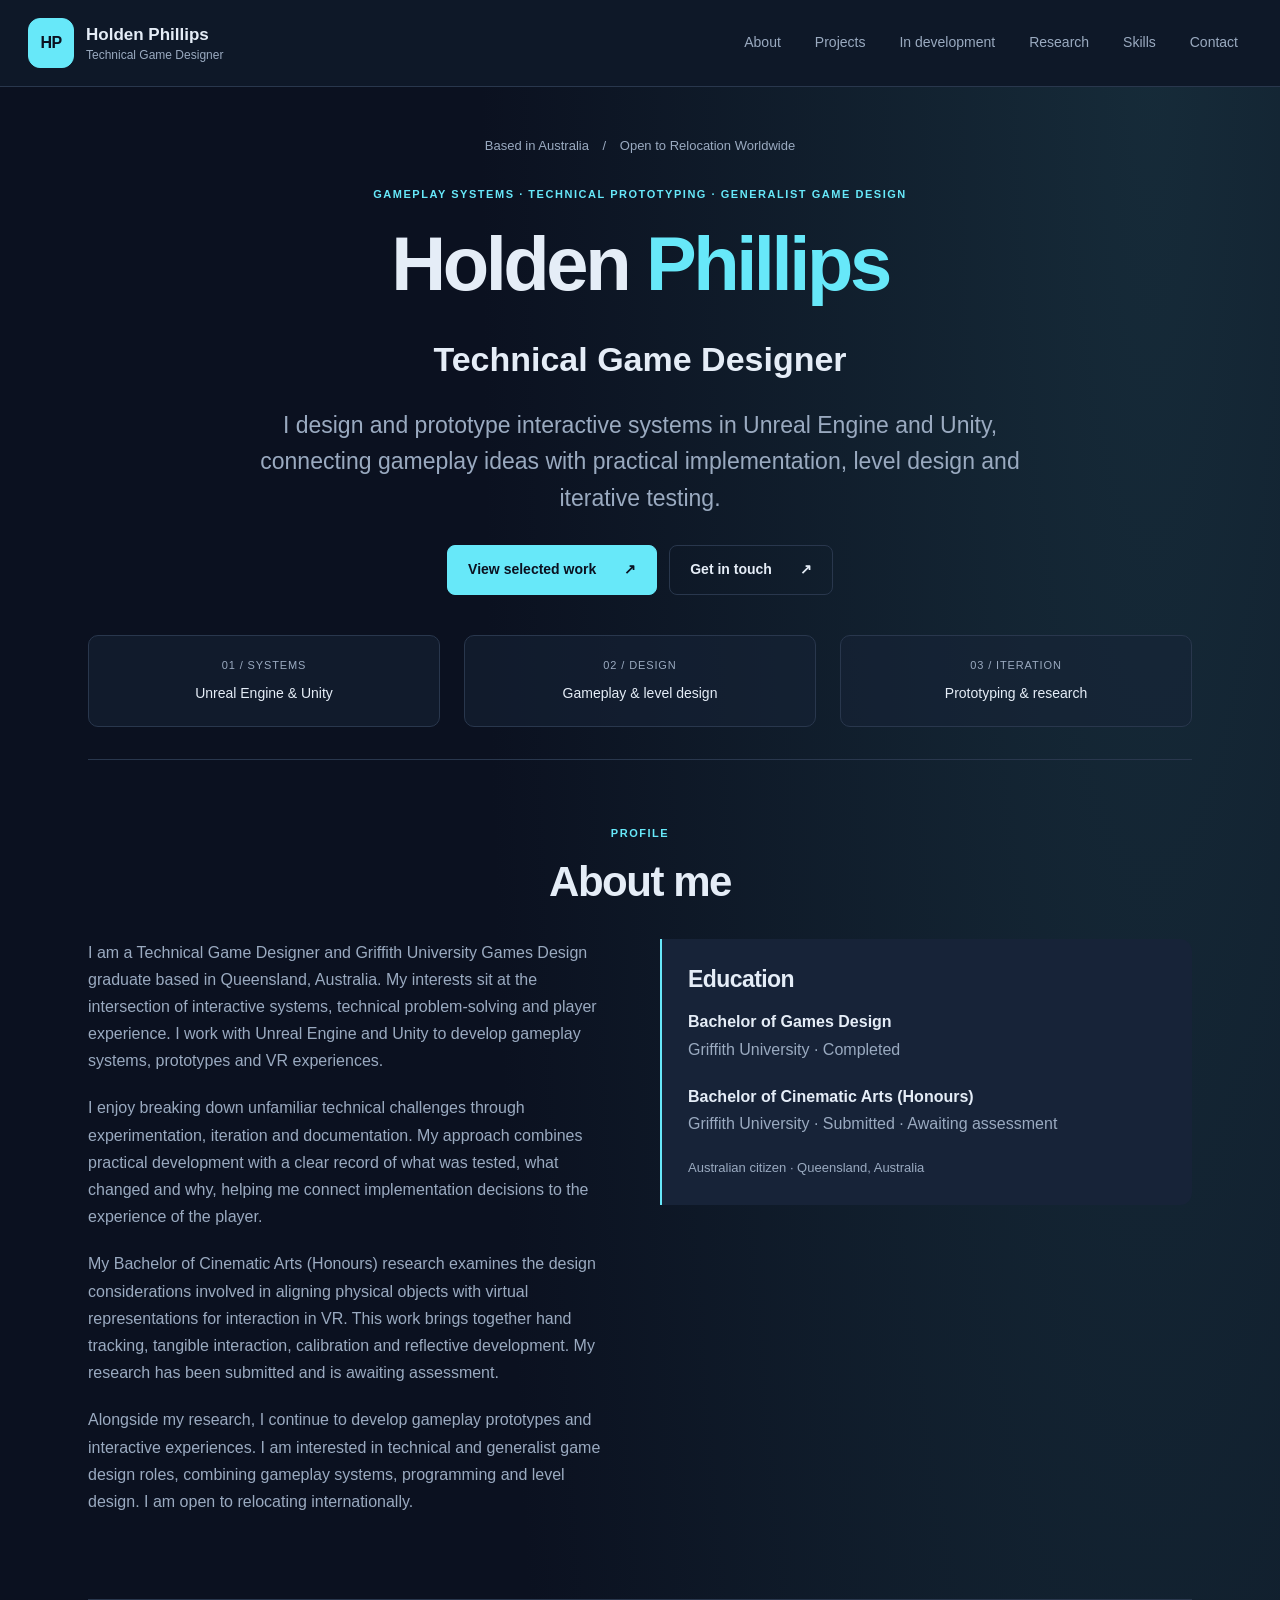
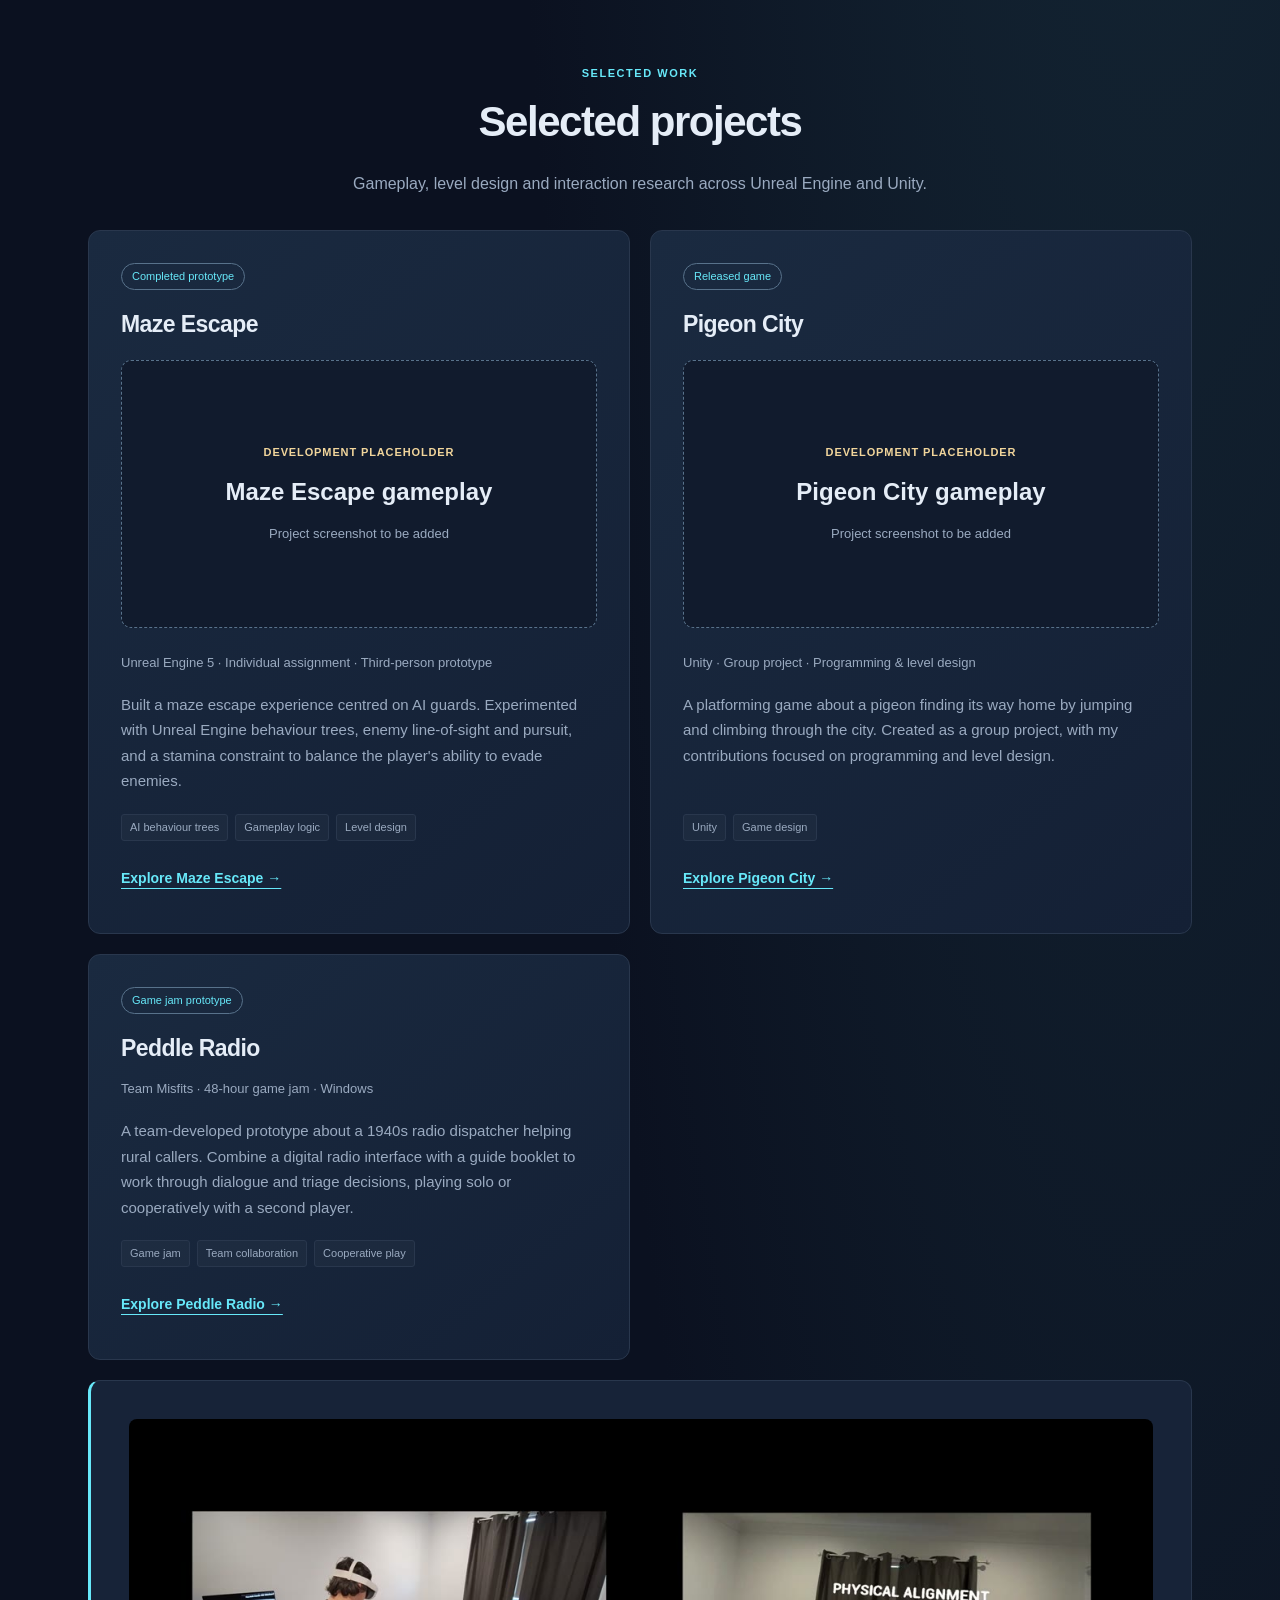
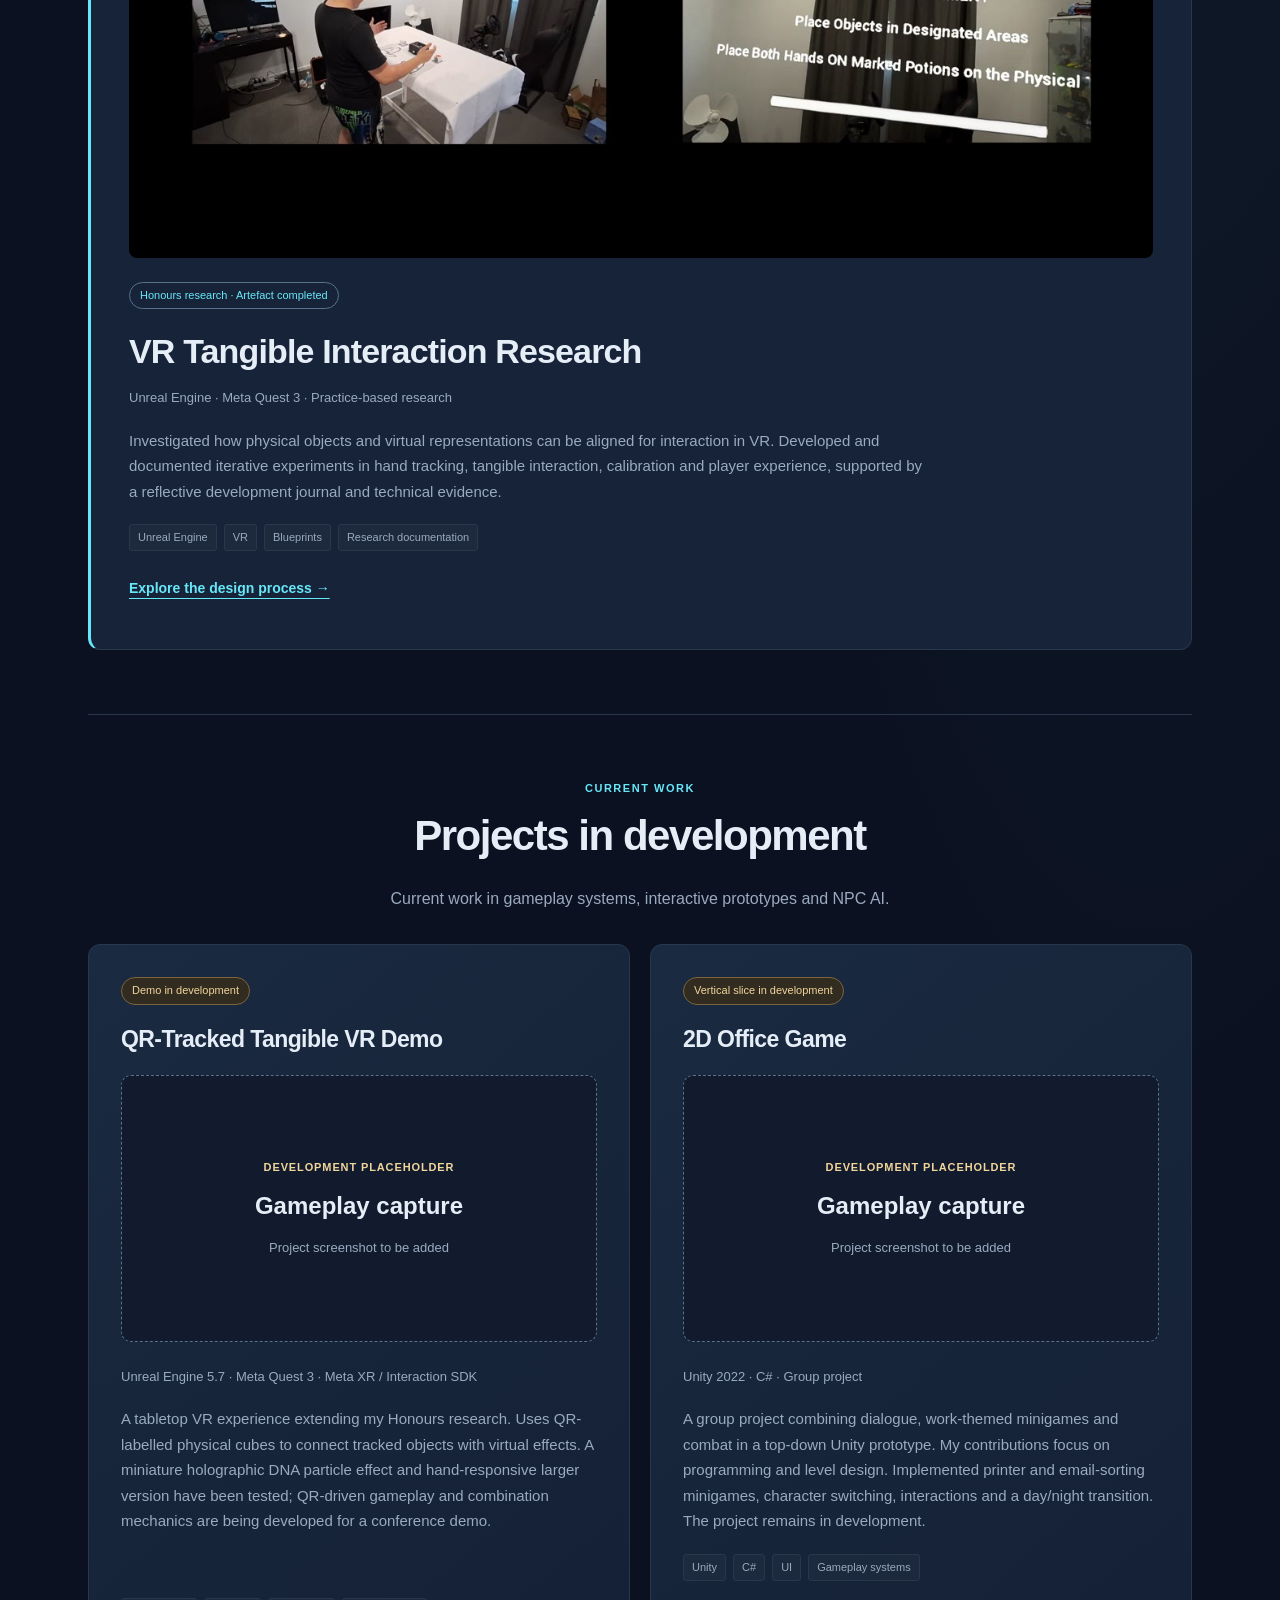
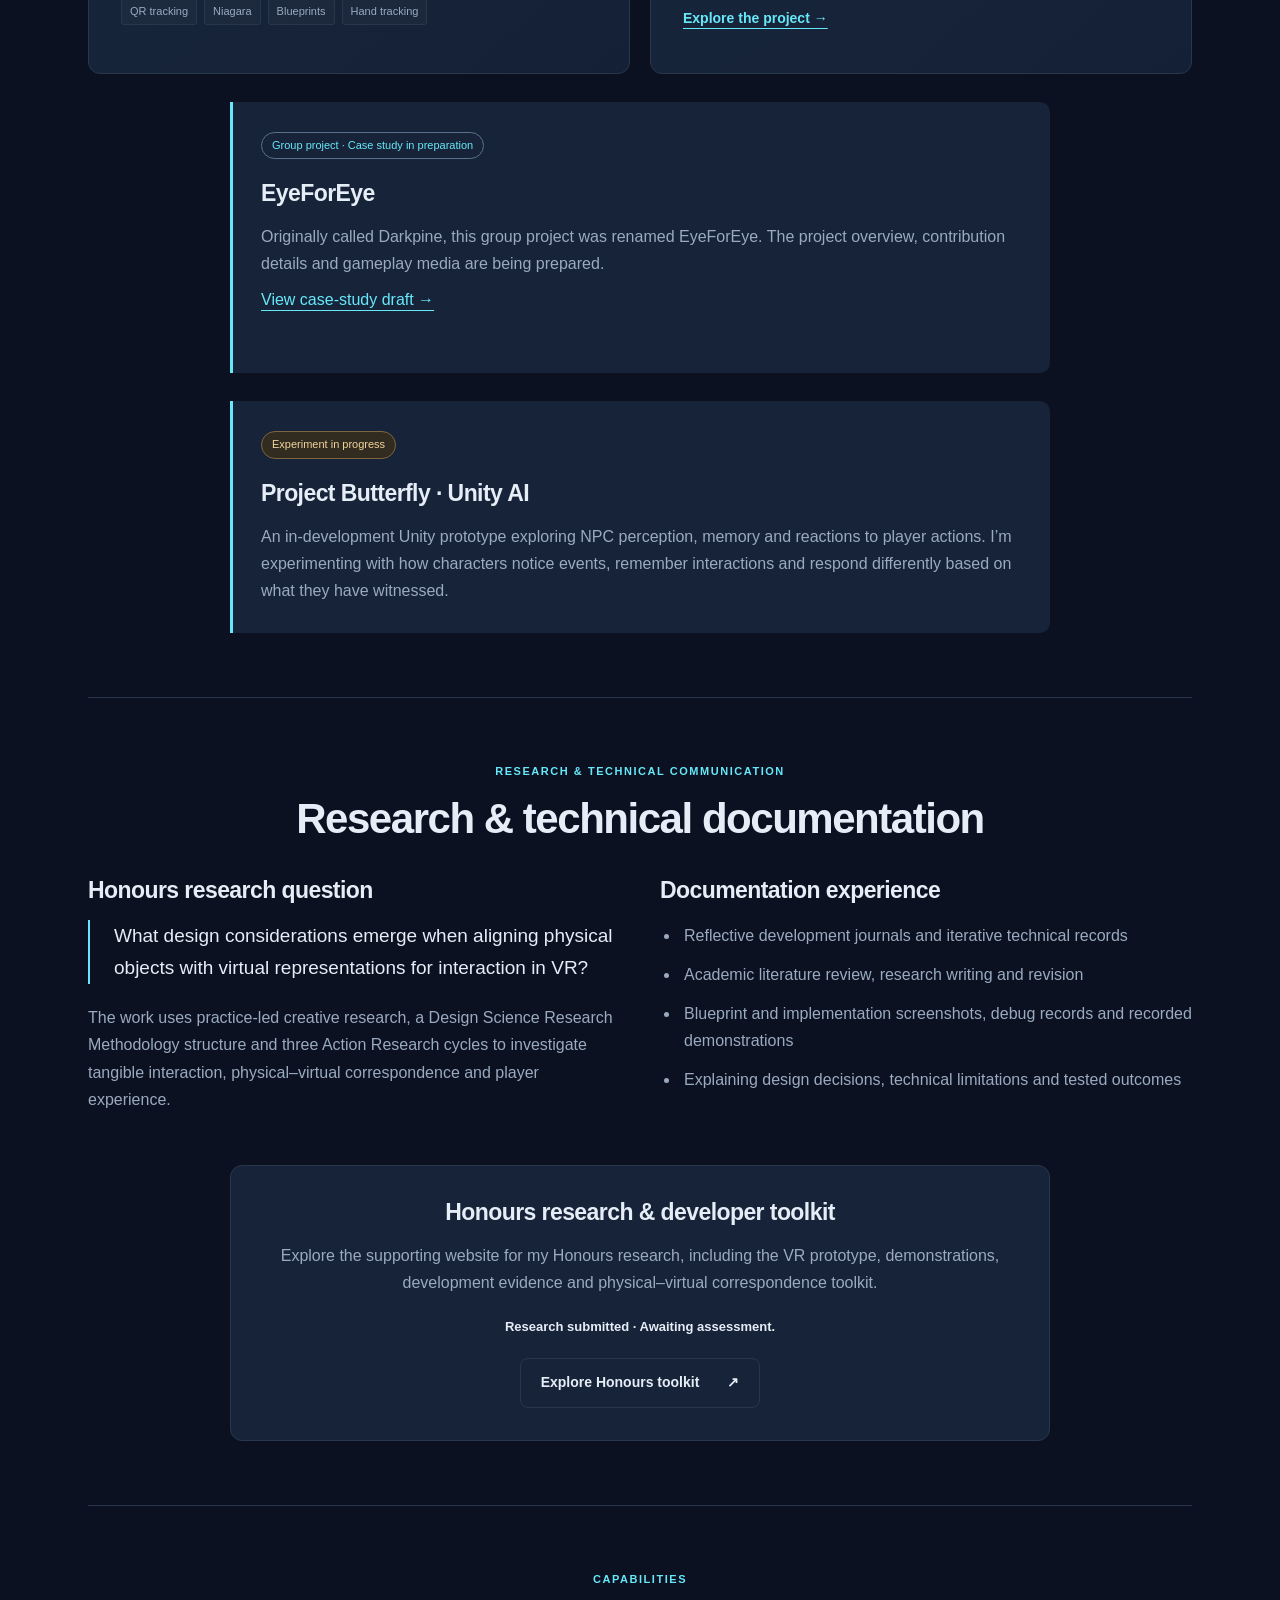
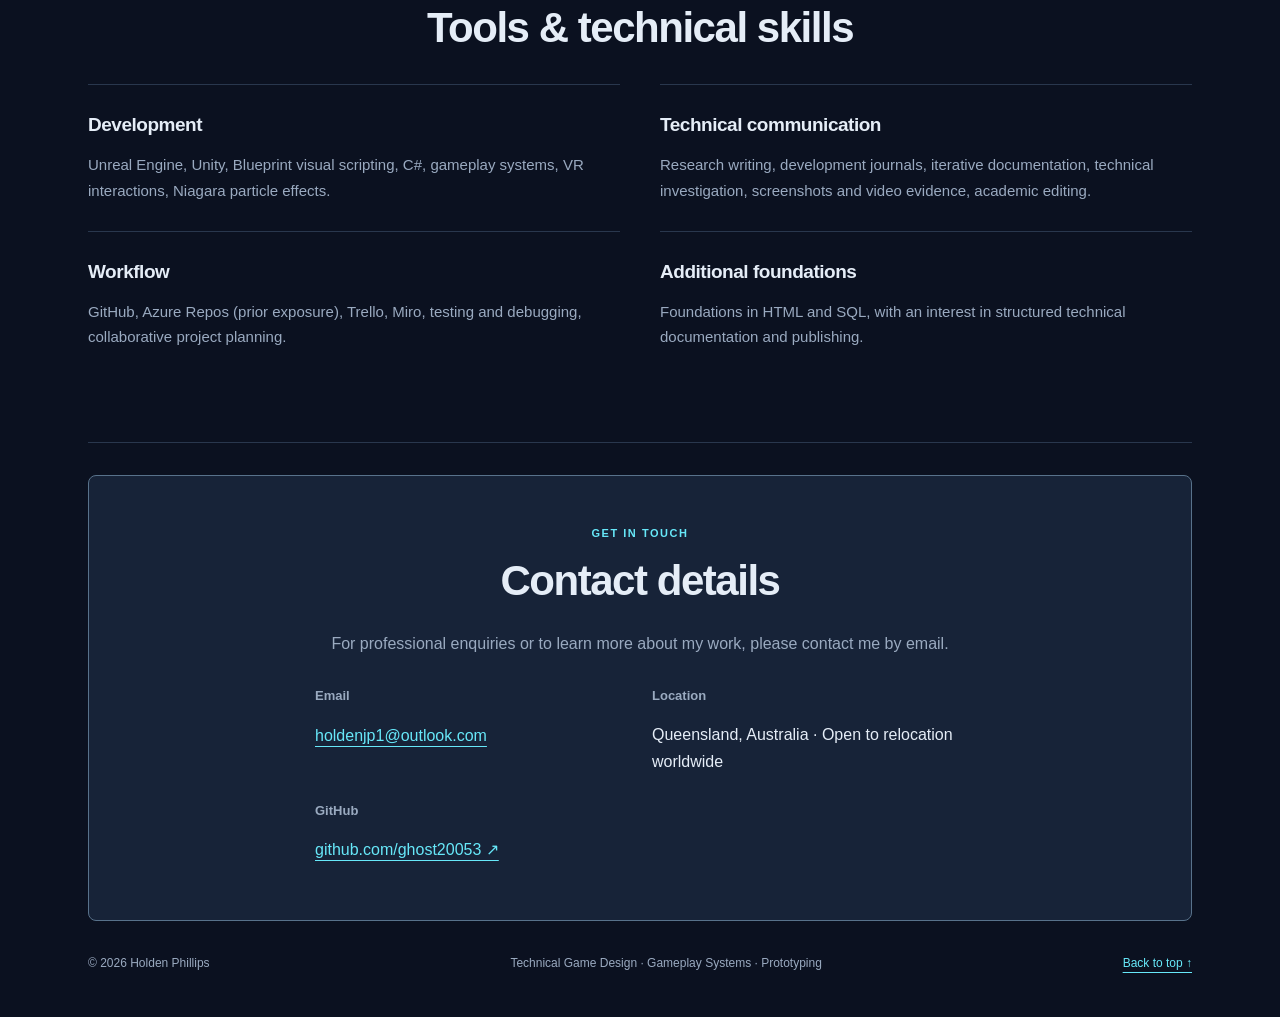
<file: index.html>
<!DOCTYPE html>
<html lang="en-AU">
  <head>
    <meta charset="utf-8">
    <meta name="viewport" content="width=device-width,initial-scale=1">
    <meta
      name="description"
      content="Holden Phillips — Technical Game Designer. Gameplay systems, technical prototyping and generalist game design. Based in Australia, open to relocation worldwide."
    >
    <title>Holden Phillips | Technical Game Designer</title>
    <meta name="theme-color" content="#0b1120">
    <meta property="og:type" content="website">
    <meta property="og:title" content="Holden Phillips | Technical Game Designer">
    <meta
      property="og:description"
      content="Gameplay systems, technical prototyping and generalist game design. Explore selected projects by Holden Phillips."
    >
    <link rel="stylesheet" href="css/style.css?v=8faeb279fc">
    <script src="js/navigation.js?v=7c62272fcc" defer></script>
  </head>

  <body>
    <a class="skip-link" href="#main-content">Skip to content</a>
    <header class="site-header">
      <nav aria-label="Main navigation">
        <a class="brand" href="#home" aria-label="Holden Phillips, home">
          <span class="brand-mark" aria-hidden="true">HP</span>
          <span class="brand-copy">
            <span>Holden Phillips</span>
            <small>Technical Game Designer</small>
          </span>
        </a>
        <button
          class="menu-toggle"
          type="button"
          aria-expanded="false"
          aria-controls="navigation-links"
          hidden
        >
          Menu <span aria-hidden="true">+</span>
        </button>
        <div class="links" id="navigation-links">
          <a href="#about">About</a>
          <a href="#completed">Projects</a>
          <a href="#development">In development</a>
          <a href="#research">Research</a>
          <a href="#skills">Skills</a>
          <a href="#contact">Contact</a>
        </div>
      </nav>
    </header>

    <main id="main-content" tabindex="-1">
      <section class="hero" id="home">
        <p class="hero-location">
          Based in Australia <span aria-hidden="true">/</span> Open to Relocation Worldwide
        </p>
        <div class="eyebrow">Gameplay Systems · Technical Prototyping · Generalist Game Design</div>
        <h1>Holden <span>Phillips</span></h1>
        <p class="professional-title">Technical Game Designer</p>
        <p class="lead">
          I design and prototype interactive systems in Unreal Engine and Unity, connecting gameplay
          ideas with practical implementation, level design and iterative testing.
        </p>
        <div class="actions">
          <a class="btn" href="#completed">View selected work <span aria-hidden="true">↗</span></a>
          <a class="btn secondary" href="mailto:holdenjp1@outlook.com">
            Get in touch <span aria-hidden="true">↗</span>
          </a>
        </div>
        <div class="hero-summary" aria-label="Areas of practice">
          <div>
            <span>01 / Systems</span>
            <strong>Unreal Engine &amp; Unity</strong>
          </div>
          <div>
            <span>02 / Design</span>
            <strong>Gameplay &amp; level design</strong>
          </div>
          <div>
            <span>03 / Iteration</span>
            <strong>Prototyping &amp; research</strong>
          </div>
        </div>
      </section>

      <section id="about">
        <div class="eyebrow">Profile</div>
        <h2>About me</h2>
        <div class="cols">
          <div>
            <p>
              I am a Technical Game Designer and Griffith University Games Design graduate based in
              Queensland, Australia.
              My interests sit at the intersection of interactive systems, technical problem-solving
              and player experience. I work with Unreal Engine and Unity to develop gameplay
              systems, prototypes and VR experiences.
            </p>
            <p>
              I enjoy breaking down unfamiliar technical challenges through experimentation,
              iteration and documentation. My approach combines practical development with a clear
              record of what was tested, what changed and why, helping me connect implementation
              decisions to the experience of the player.
            </p>
            <p>
              My Bachelor of Cinematic Arts (Honours) research examines the design considerations
              involved in aligning physical objects with virtual representations for interaction in
              VR. This work brings together hand tracking, tangible interaction, calibration and
              reflective development. My research has been submitted and is awaiting assessment.
            </p>
            <p>
              Alongside my research, I continue to develop gameplay prototypes and interactive
              experiences. I am interested in technical and generalist game design roles, combining gameplay systems,
              programming and level design. I am open to relocating internationally.
            </p>
          </div>
          <div class="highlight">
            <h3>Education</h3>
            <p>
              <strong>Bachelor of Games Design</strong>
              <br>
              Griffith University · Completed
            </p>
            <p>
              <strong>Bachelor of Cinematic Arts (Honours)</strong>
              <br>
              Griffith University · Submitted · Awaiting assessment
            </p>
            <p class="small">Australian citizen · Queensland, Australia</p>
          </div>
        </div>
      </section>

      <section id="completed">
        <div class="eyebrow">Selected work</div>
        <h2>Selected projects</h2>
        <p class="section-intro">
          Gameplay, level design and interaction research across Unreal Engine and Unity.
        </p>
        <div class="grid">
          <article class="card">
            <span class="tag">Completed prototype</span>
            <h3>Maze Escape</h3>
            <div class="media-placeholder" role="img" aria-label="Development placeholder: Maze Escape gameplay image pending">
              <span>Development placeholder</span><strong>Maze Escape gameplay</strong>
              <small>Project screenshot to be added</small>
            </div>
            <div class="meta">Unreal Engine 5 · Individual assignment · Third-person prototype</div>
            <p>
              Built a maze escape experience centred on AI guards. Experimented with Unreal Engine
              behaviour trees, enemy line-of-sight and pursuit, and a stamina constraint to balance
              the player's ability to evade enemies.
            </p>
            <div class="stack">
              <span>AI behaviour trees</span>
              <span>Gameplay logic</span>
              <span>Level design</span>
            </div>
            <a href="projects/maze-escape.html">
              Explore Maze Escape →
            </a>
          </article>
          <article class="card">
            <span class="tag">Released game</span>
            <h3>Pigeon City</h3>
            <div class="media-placeholder" role="img" aria-label="Development placeholder: Pigeon City gameplay image pending">
              <span>Development placeholder</span><strong>Pigeon City gameplay</strong>
              <small>Project screenshot to be added</small>
            </div>
            <div class="meta">Unity · Group project · Programming &amp; level design</div>
            <p>A platforming game about a pigeon finding its way home by jumping and climbing through the city.
              Created as a group project, with my contributions focused on programming and level design.</p>
            <div class="stack">
              <span>Unity</span>
              <span>Game design</span>
            </div>
            <a href="projects/pigeon-city.html">
              Explore Pigeon City →
            </a>
          </article>
          <article class="card">
            <span class="tag">Game jam prototype</span>
            <h3>Peddle Radio</h3>
            <div class="meta">Team Misfits · 48-hour game jam · Windows</div>
            <p>A team-developed prototype about a 1940s radio dispatcher helping rural callers.
              Combine a digital radio interface with a guide booklet to work through dialogue
              and triage decisions, playing solo or cooperatively with a second player.</p>
            <div class="stack">
              <span>Game jam</span>
              <span>Team collaboration</span>
              <span>Cooperative play</span>
            </div>
            <a href="projects/peddle-radio.html">Explore Peddle Radio →</a>
          </article>
          <article class="card project-featured">
            <a class="project-media" href="projects/honours-research.html">
              <img src="assets/images/honours-demonstration.jpg" width="1260" height="540"
                loading="lazy" alt="Honours prototype demonstration: physical tabletop setup beside the headset view.">
            </a>
            <span class="tag">Honours research · Artefact completed</span>
            <h3>VR Tangible Interaction Research</h3>
            <div class="meta">Unreal Engine · Meta Quest 3 · Practice-based research</div>
            <p>
              Investigated how physical objects and virtual representations can be aligned for
              interaction in VR. Developed and documented iterative experiments in hand tracking,
              tangible interaction, calibration and player experience, supported by a reflective
              development journal and technical evidence.
            </p>
            <div class="stack">
              <span>Unreal Engine</span>
              <span>VR</span>
              <span>Blueprints</span>
              <span>Research documentation</span>
            </div>
            <a href="projects/honours-research.html">Explore the design process →</a>
          </article>
        </div>
      </section>

      <section id="development">
        <div class="eyebrow">Current work</div>
        <h2>Projects in development</h2>
        <p class="section-intro">
          Current work in gameplay systems, interactive prototypes and NPC AI.
        </p>
        <div class="grid">
          <article class="card">
            <span class="tag progress">Demo in development</span>
            <h3>QR-Tracked Tangible VR Demo</h3>
            <div class="media-placeholder" role="img" aria-label="Development placeholder: gameplay image pending">
              <span>Development placeholder</span><strong>Gameplay capture</strong>
              <small>Project screenshot to be added</small>
            </div>
            <div class="meta">Unreal Engine 5.7 · Meta Quest 3 · Meta XR / Interaction SDK</div>
            <p>
              A tabletop VR experience extending my Honours research. Uses QR-labelled physical
              cubes to connect tracked objects with virtual effects. A miniature holographic DNA
              particle effect and hand-responsive larger version have been tested; QR-driven
              gameplay and combination mechanics are being developed for a conference demo.
            </p>
            <div class="stack">
              <span>QR tracking</span>
              <span>Niagara</span>
              <span>Blueprints</span>
              <span>Hand tracking</span>
            </div>
          </article>
          <article class="card">
            <span class="tag progress">Vertical slice in development</span>
            <h3>2D Office Game</h3>
            <div class="media-placeholder" role="img" aria-label="Development placeholder: gameplay image pending">
              <span>Development placeholder</span><strong>Gameplay capture</strong>
              <small>Project screenshot to be added</small>
            </div>
            <div class="meta">Unity 2022 · C# · Group project</div>
            <p>
              A group project combining dialogue, work-themed minigames and combat in a top-down Unity
              prototype. My contributions focus on programming and level design.
              Implemented printer and email-sorting minigames, character switching, interactions
              and a day/night transition. The project remains in development.
            </p>
            <div class="stack">
              <span>Unity</span>
              <span>C#</span>
              <span>UI</span>
              <span>Gameplay systems</span>
            </div>
            <a href="projects/office-game.html">Explore the project →</a>
          </article>
        </div>
        <aside class="experiment-note" aria-labelledby="eye-for-eye-heading">
          <span class="tag">Group project · Case study in preparation</span>
          <h3 id="eye-for-eye-heading">EyeForEye</h3>
          <p>Originally called Darkpine, this group project was renamed EyeForEye.
            The project overview, contribution details and gameplay media are being prepared.</p>
          <a class="back-link" href="projects/eye-for-eye.html">View case-study draft →</a>
        </aside>
        <aside class="experiment-note" aria-labelledby="butterfly-heading">
          <span class="tag progress">Experiment in progress</span>
          <h3 id="butterfly-heading">Project Butterfly · Unity AI</h3>
          <p>
            An in-development Unity prototype exploring NPC perception, memory and reactions to
            player actions. I’m experimenting with how characters notice events, remember
            interactions and respond differently based on what they have witnessed.
          </p>
        </aside>
      </section>

      <section id="research">
        <div class="eyebrow">Research & technical communication</div>
        <h2>Research &amp; technical documentation</h2>
        <div class="cols">
          <div>
            <h3>Honours research question</h3>
            <p class="highlight">
              What design considerations emerge when aligning physical objects with virtual
              representations for interaction in VR?
            </p>
            <p>
              The work uses practice-led creative research, a Design Science Research Methodology
              structure and three Action Research cycles to investigate tangible interaction,
              physical–virtual correspondence and player experience.
            </p>
          </div>
          <div>
            <h3>Documentation experience</h3>
            <ul>
              <li>Reflective development journals and iterative technical records</li>
              <li>Academic literature review, research writing and revision</li>
              <li>
                Blueprint and implementation screenshots, debug records and recorded demonstrations
              </li>
              <li>Explaining design decisions, technical limitations and tested outcomes</li>
            </ul>
          </div>
        </div>
        <div class="research-resource">
          <h3>Honours research &amp; developer toolkit</h3>
          <p>
            Explore the supporting website for my Honours research, including the VR prototype,
            demonstrations, development evidence and physical–virtual correspondence toolkit.
          </p>
          <p class="small"><strong>Research submitted · Awaiting assessment.</strong></p>
          <a
            class="btn secondary"
            href="https://ghost20053.github.io/PV-Correspondence-Toolkit/"
            target="_blank"
            rel="noopener noreferrer"
          >
            Explore Honours toolkit <span aria-hidden="true">↗</span>
          </a>
        </div>
      </section>

      <section id="skills">
        <div class="eyebrow">Capabilities</div>
        <h2>Tools & technical skills</h2>
        <div class="grid">
          <div class="card">
            <h3>Development</h3>
            <p>
              Unreal Engine, Unity, Blueprint visual scripting, C#, gameplay systems, VR
              interactions, Niagara particle effects.
            </p>
          </div>
          <div class="card">
            <h3>Technical communication</h3>
            <p>
              Research writing, development journals, iterative documentation, technical
              investigation, screenshots and video evidence, academic editing.
            </p>
          </div>
          <div class="card">
            <h3>Workflow</h3>
            <p>
              GitHub, Azure Repos (prior exposure), Trello, Miro, testing and debugging,
              collaborative project planning.
            </p>
          </div>
          <div class="card">
            <h3>Additional foundations</h3>
            <p>
              Foundations in HTML and SQL, with an interest in structured technical documentation
              and publishing.
            </p>
          </div>
        </div>
      </section>

      <section id="contact">
        <div class="eyebrow">Get in touch</div>
        <h2>Contact details</h2>
        <p>For professional enquiries or to learn more about my work, please contact me by email.</p>
        <dl class="contact-details">
          <div>
            <dt>Email</dt>
            <dd><a href="mailto:holdenjp1@outlook.com">holdenjp1@outlook.com</a></dd>
          </div>
          <div>
            <dt>Location</dt>
            <dd>Queensland, Australia · Open to relocation worldwide</dd>
          </div>
          <div>
            <dt>GitHub</dt>
            <dd><a href="https://github.com/ghost20053" target="_blank" rel="noopener noreferrer">github.com/ghost20053 ↗</a></dd>
          </div>
        </dl>
      </section>

      <footer class="footer">
        <span>© 2026 Holden Phillips</span>
        <span>Technical Game Design · Gameplay Systems · Prototyping</span>
        <a href="#home">Back to top ↑</a>
      </footer>
    </main>
  </body>
</html>
</file>
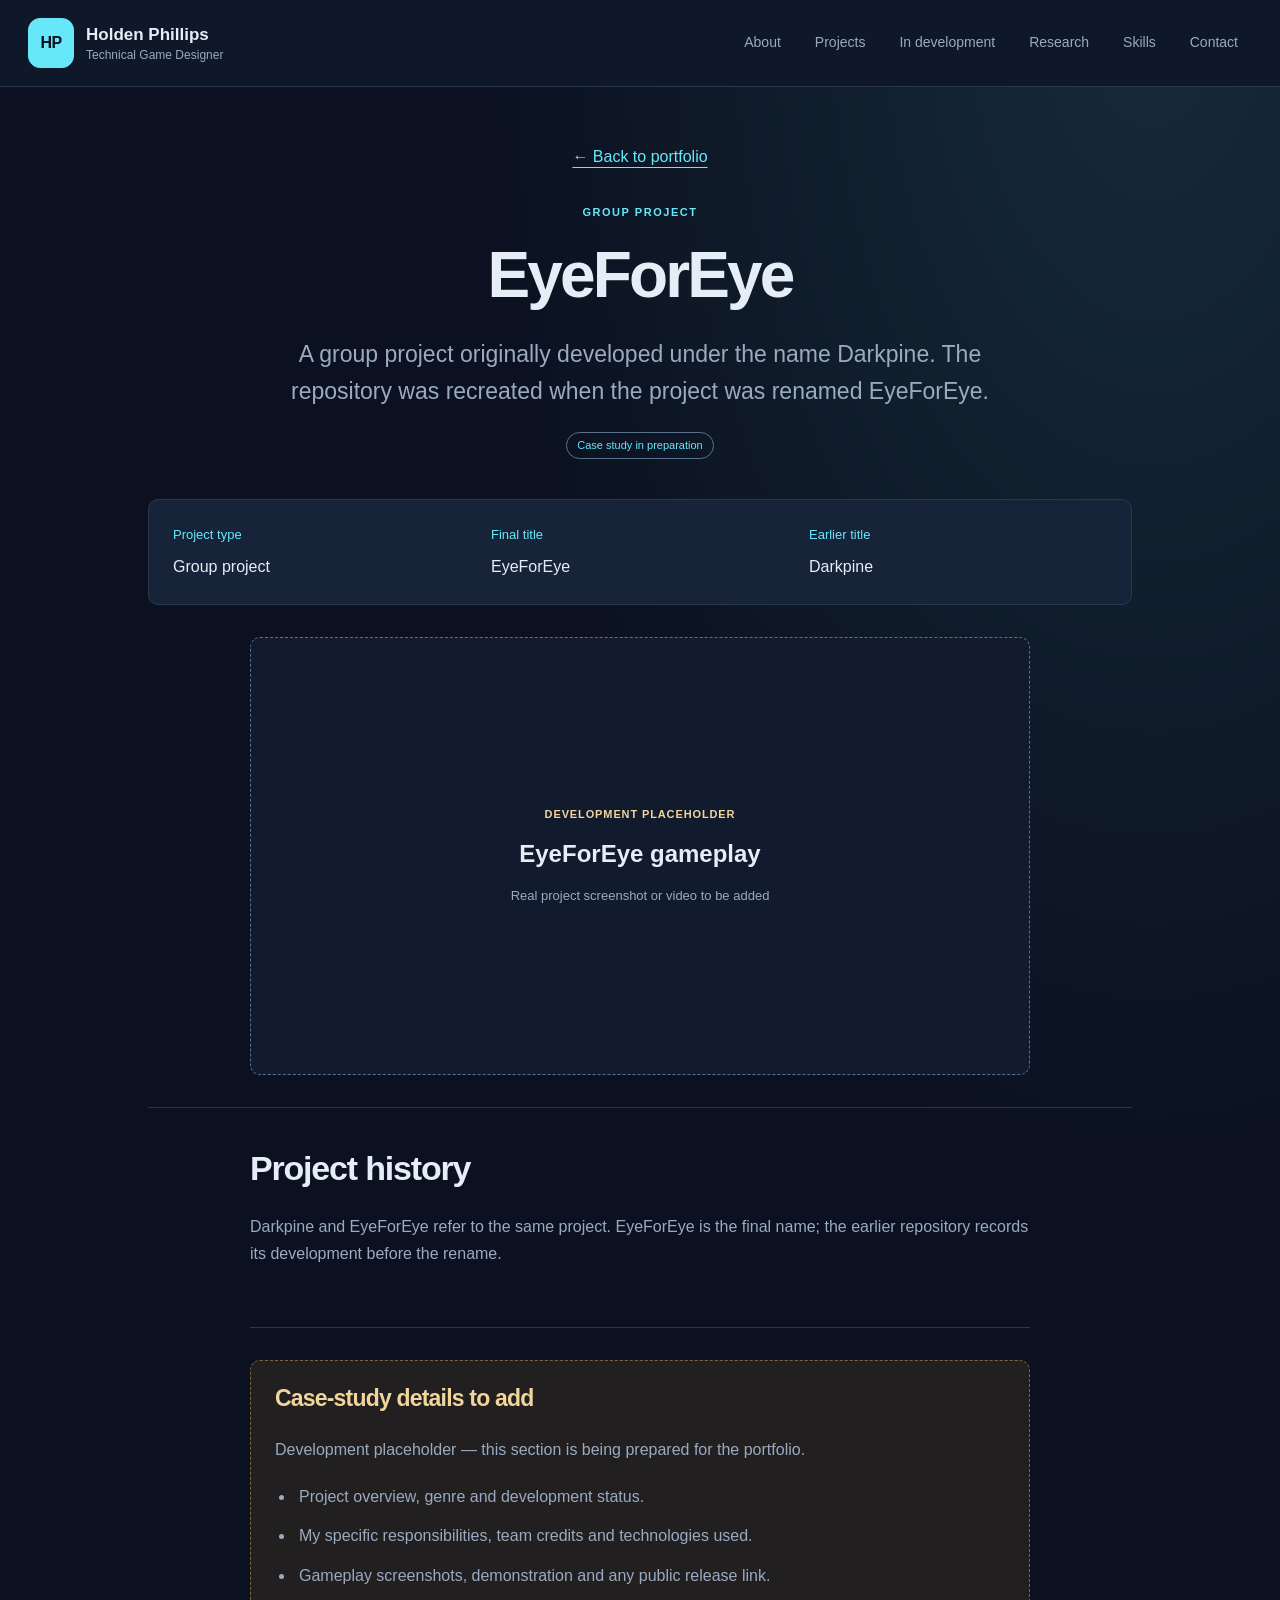
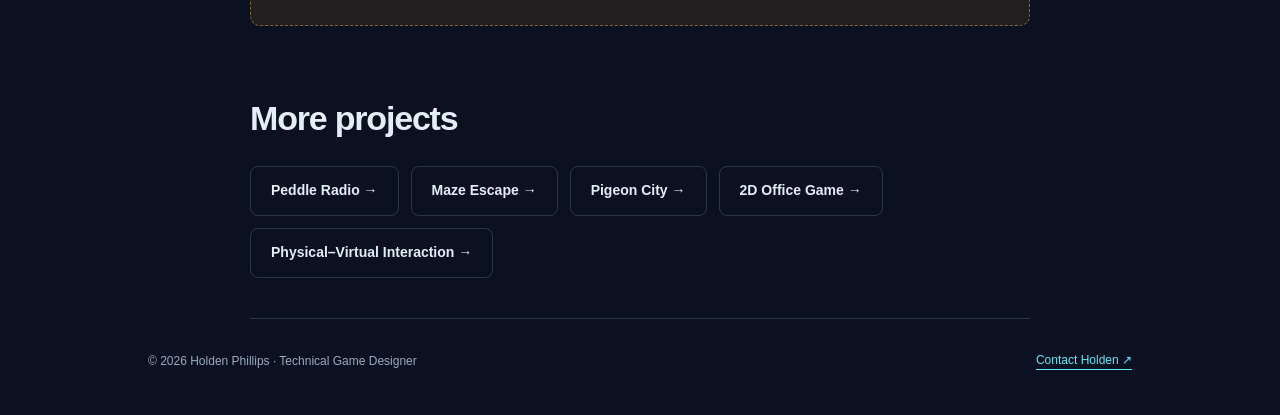
<file: projects/eye-for-eye.html>
<!DOCTYPE html>
<html lang="en-AU">
  <head>
    <meta charset="utf-8">
    <meta name="viewport" content="width=device-width, initial-scale=1">
    <meta name="theme-color" content="#0b1120">
    <title>EyeForEye | Holden Phillips</title>
    <meta name="description" content="A group project originally developed under the name Darkpine. The repository was recreated when the project was renamed EyeForEye.">
    <meta property="og:type" content="website">
    <meta property="og:title" content="EyeForEye | Holden Phillips">
    <meta property="og:description" content="A group project originally developed under the name Darkpine. The repository was recreated when the project was renamed EyeForEye.">
    <link rel="stylesheet" href="../css/style.css?v=8faeb279fc">
    <script src="../js/navigation.js?v=7c62272fcc" defer></script>
  </head>
  <body>
    <a class="skip-link" href="#main-content">Skip to content</a>
    <header class="site-header">
      <nav aria-label="Main navigation">
        <a class="brand" href="../index.html#home" aria-label="Holden Phillips, home">
          <span class="brand-mark" aria-hidden="true">HP</span>
          <span class="brand-copy">
            <span>Holden Phillips</span>
            <small>Technical Game Designer</small>
          </span>
        </a>
        <button
          class="menu-toggle"
          type="button"
          aria-expanded="false"
          aria-controls="navigation-links"
          hidden
        >
          Menu <span aria-hidden="true">+</span>
        </button>
        <div class="links" id="navigation-links">
          <a href="../index.html#about">About</a>
          <a href="../index.html#completed">Projects</a>
          <a href="../index.html#development">In development</a>
          <a href="../index.html#research">Research</a>
          <a href="../index.html#skills">Skills</a>
          <a href="../index.html#contact">Contact</a>
        </div>
      </nav>
    </header>
    <main id="main-content" class="case-study" tabindex="-1">
      <section class="hero">
        <a class="back-link" href="../index.html#completed">← Back to portfolio</a>
        <div class="eyebrow">Group project</div>
        <h1>EyeForEye</h1>
        <p class="lead">A group project originally developed under the name Darkpine. The repository was recreated when the project was renamed EyeForEye.</p>
        <span class="tag">Case study in preparation</span>
        <dl class="project-facts">
          <div>
            <dt>Project type</dt>
            <dd>Group project</dd>
          </div>
          <div>
            <dt>Final title</dt>
            <dd>EyeForEye</dd>
          </div>
          <div>
            <dt>Earlier title</dt>
            <dd>Darkpine</dd>
          </div>
        </dl>
        <div class="media-placeholder case-placeholder" role="img"
          aria-label="Development placeholder: EyeForEye gameplay image pending">
          <span>Development placeholder</span>
          <strong>EyeForEye gameplay</strong>
          <small>Real project screenshot or video to be added</small>
        </div>
      </section>

      <section class="case-section">
        <h2>Project history</h2>
        <p>Darkpine and EyeForEye refer to the same project. EyeForEye is the final name; the earlier repository records its development before the rename.</p>
      </section>

      <aside class="draft-notice">
        <h2>Case-study details to add</h2>
        <p>Development placeholder — this section is being prepared for the portfolio.</p>
        <ul>
          <li>Project overview, genre and development status.</li>
          <li>My specific responsibilities, team credits and technologies used.</li>
          <li>Gameplay screenshots, demonstration and any public release link.</li>
        </ul>
      </aside>

      <section class="case-section related-projects">
        <h2>More projects</h2>
        <div class="actions">
          <a class="btn secondary" href="peddle-radio.html">Peddle Radio →</a>
          <a class="btn secondary" href="maze-escape.html">Maze Escape →</a>
          <a class="btn secondary" href="pigeon-city.html">Pigeon City →</a>
          <a class="btn secondary" href="office-game.html">2D Office Game →</a>
          <a class="btn secondary" href="honours-research.html">Physical–Virtual Interaction →</a>
        </div>
      </section>
      <footer class="footer">
        <span>© 2026 Holden Phillips · Technical Game Designer</span>
        <a href="mailto:holdenjp1@outlook.com">Contact Holden ↗</a>
      </footer>
    </main>
  </body>
</html>
</file>
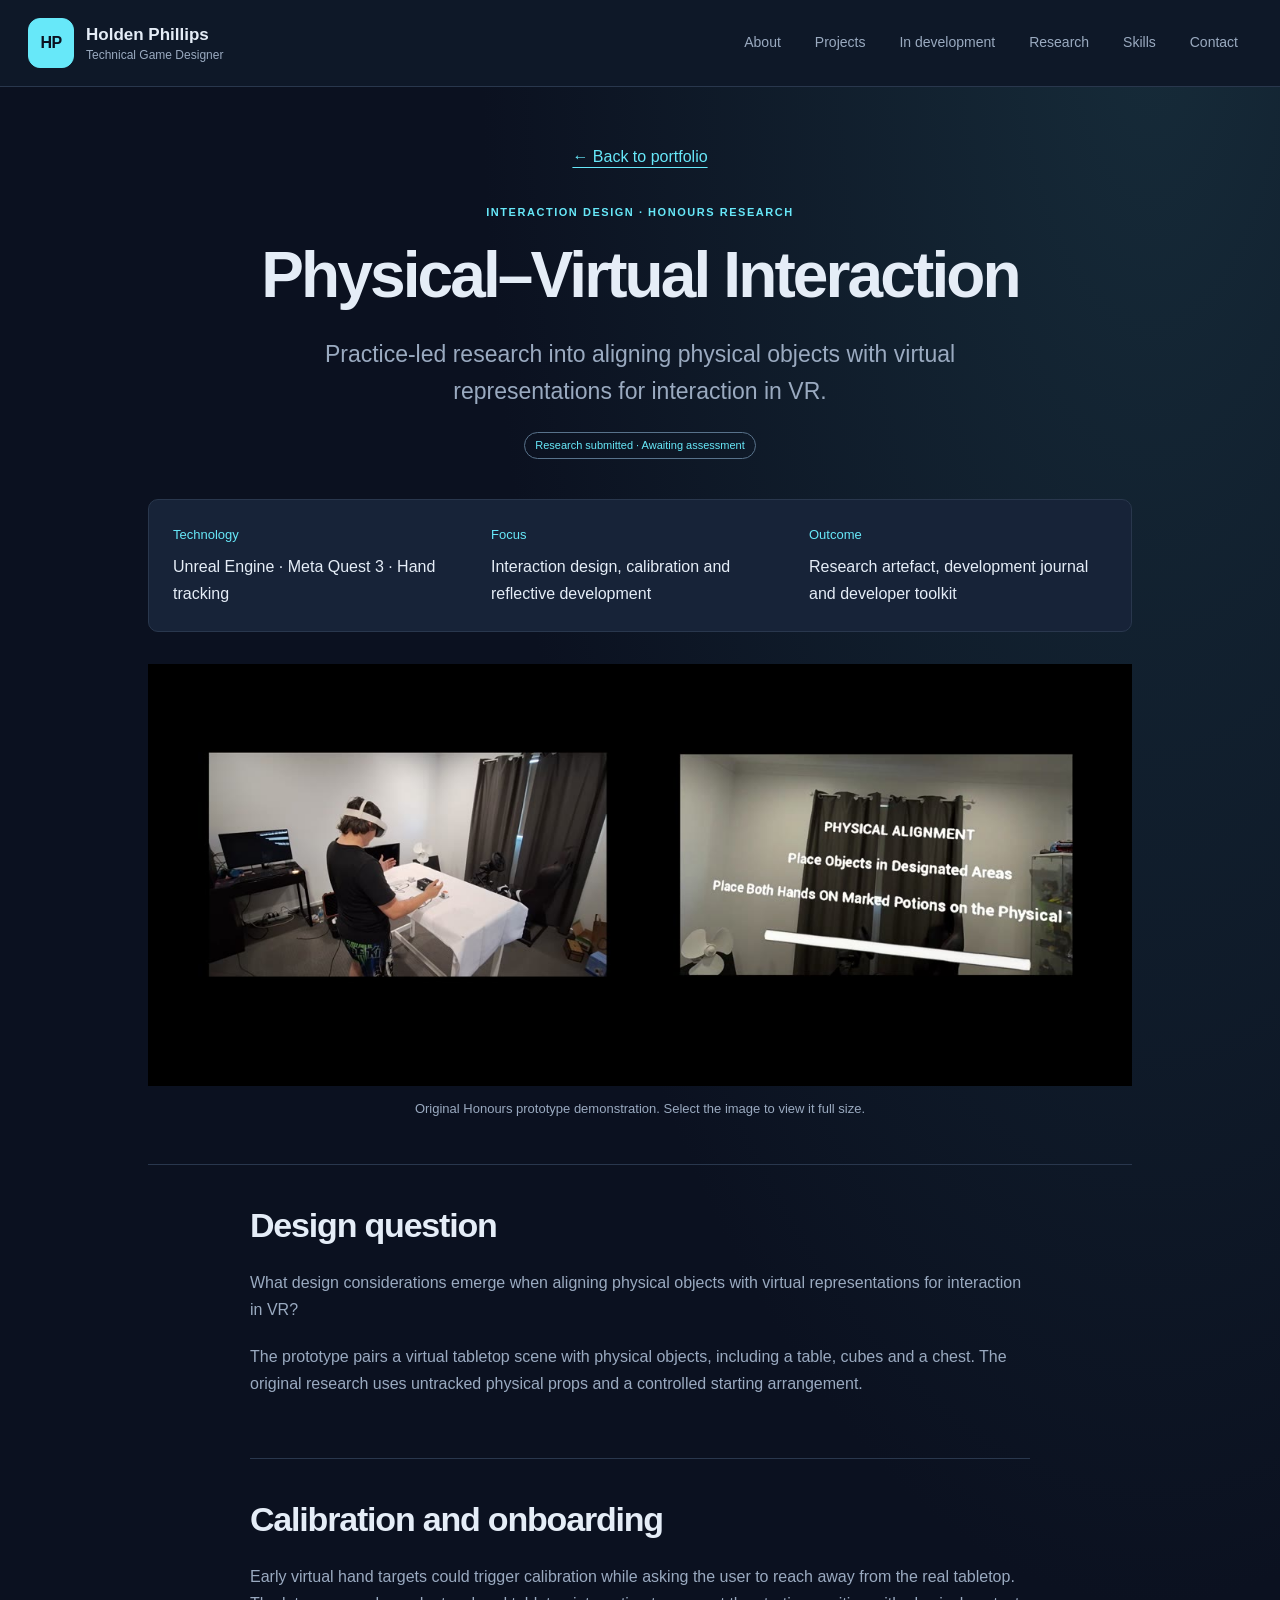
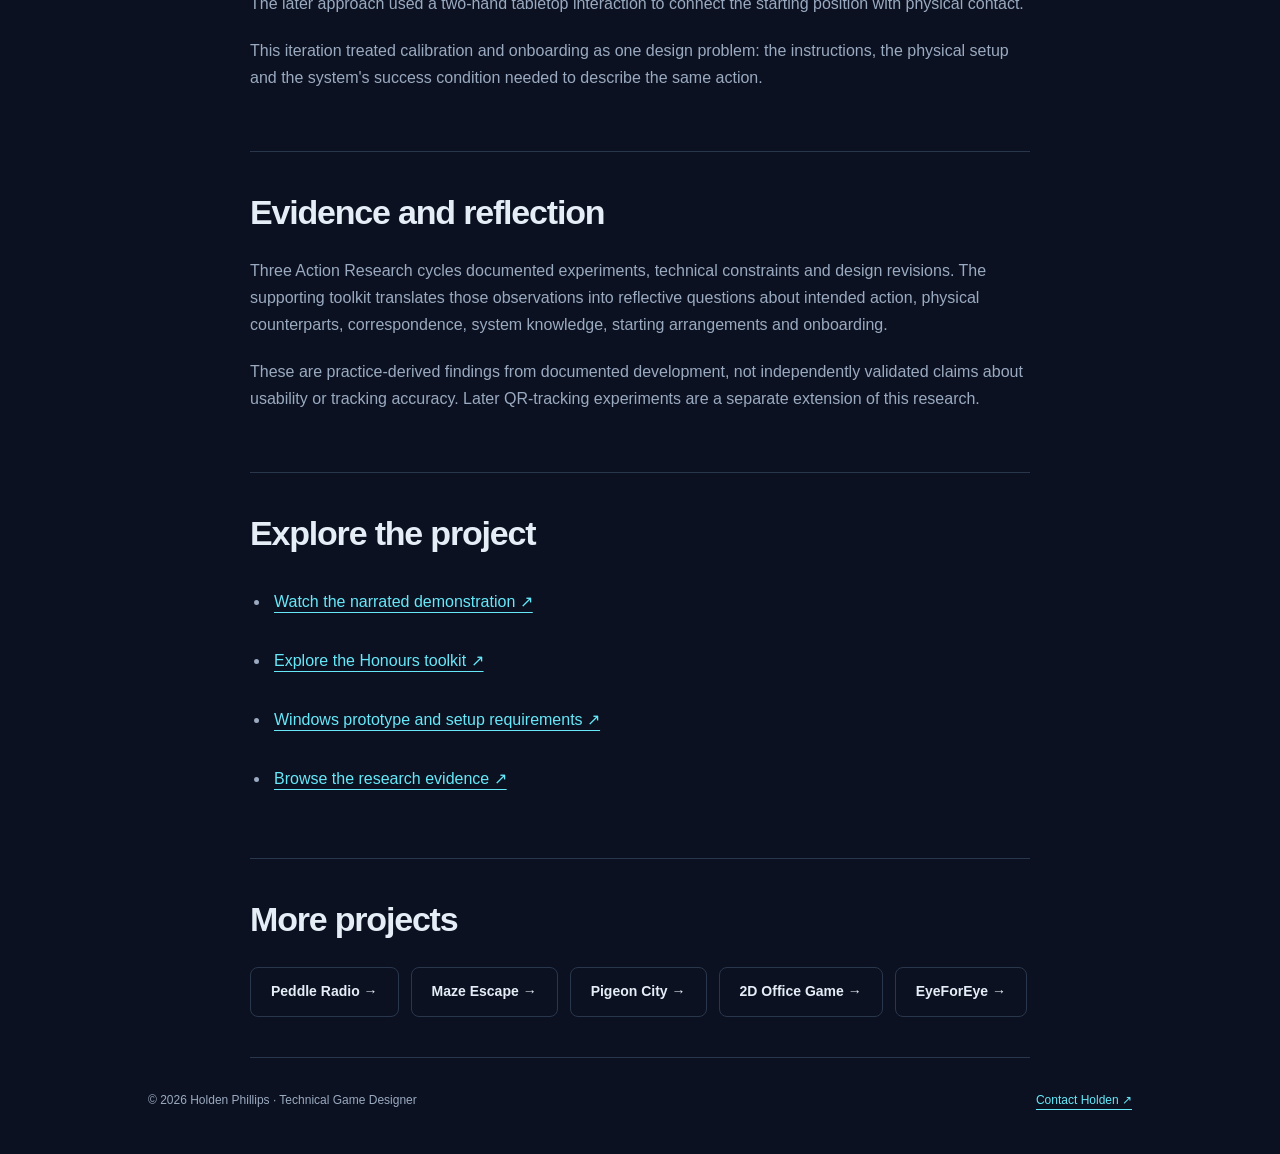
<file: projects/honours-research.html>
<!DOCTYPE html>
<html lang="en-AU">
  <head>
    <meta charset="utf-8">
    <meta name="viewport" content="width=device-width, initial-scale=1">
    <meta name="theme-color" content="#0b1120">
    <title>Physical–Virtual Interaction | Holden Phillips</title>
    <meta name="description" content="Practice-led research into aligning physical objects with virtual representations for interaction in VR.">
    <meta property="og:type" content="website">
    <meta property="og:title" content="Physical–Virtual Interaction | Holden Phillips">
    <meta property="og:description" content="Practice-led research into aligning physical objects with virtual representations for interaction in VR.">
    <link rel="stylesheet" href="../css/style.css?v=8faeb279fc">
    <script src="../js/navigation.js?v=7c62272fcc" defer></script>
  </head>
  <body>
    <a class="skip-link" href="#main-content">Skip to content</a>
    <header class="site-header">
      <nav aria-label="Main navigation">
        <a class="brand" href="../index.html#home" aria-label="Holden Phillips, home">
          <span class="brand-mark" aria-hidden="true">HP</span>
          <span class="brand-copy">
            <span>Holden Phillips</span>
            <small>Technical Game Designer</small>
          </span>
        </a>
        <button
          class="menu-toggle"
          type="button"
          aria-expanded="false"
          aria-controls="navigation-links"
          hidden
        >
          Menu <span aria-hidden="true">+</span>
        </button>
        <div class="links" id="navigation-links">
          <a href="../index.html#about">About</a>
          <a href="../index.html#completed">Projects</a>
          <a href="../index.html#development">In development</a>
          <a href="../index.html#research">Research</a>
          <a href="../index.html#skills">Skills</a>
          <a href="../index.html#contact">Contact</a>
        </div>
      </nav>
    </header>
    <main id="main-content" class="case-study" tabindex="-1">
      <section class="hero">
        <a class="back-link" href="../index.html#completed">← Back to portfolio</a>
        <div class="eyebrow">Interaction design · Honours research</div>
        <h1>Physical–Virtual Interaction</h1>
        <p class="lead">Practice-led research into aligning physical objects with virtual representations for interaction in VR.</p>
        <span class="tag">Research submitted · Awaiting assessment</span>
        <dl class="project-facts">
          <div>
            <dt>Technology</dt>
            <dd>Unreal Engine · Meta Quest 3 · Hand tracking</dd>
          </div>
          <div>
            <dt>Focus</dt>
            <dd>Interaction design, calibration and reflective development</dd>
          </div>
          <div>
            <dt>Outcome</dt>
            <dd>Research artefact, development journal and developer toolkit</dd>
          </div>
        </dl>
        <figure class="case-image">
          <a href="../assets/images/honours-demonstration.jpg" target="_blank" rel="noopener">
            <img src="../assets/images/honours-demonstration.jpg" width="1260" height="540"
              alt="Physical tabletop setup and the corresponding headset view from the Honours demonstration.">
          </a>
          <figcaption>Original Honours prototype demonstration. Select the image to view it full size.</figcaption>
        </figure>
      </section>

      <section class="case-section">
        <h2>Design question</h2>
        <p>What design considerations emerge when aligning physical objects with virtual representations for interaction in VR?</p>
        <p>The prototype pairs a virtual tabletop scene with physical objects, including a table, cubes and a chest. The original research uses untracked physical props and a controlled starting arrangement.</p>
      </section>

      <section class="case-section">
        <h2>Calibration and onboarding</h2>
        <p>Early virtual hand targets could trigger calibration while asking the user to reach away from the real tabletop. The later approach used a two-hand tabletop interaction to connect the starting position with physical contact.</p>
        <p>This iteration treated calibration and onboarding as one design problem: the instructions, the physical setup and the system&#39;s success condition needed to describe the same action.</p>
      </section>

      <section class="case-section">
        <h2>Evidence and reflection</h2>
        <p>Three Action Research cycles documented experiments, technical constraints and design revisions. The supporting toolkit translates those observations into reflective questions about intended action, physical counterparts, correspondence, system knowledge, starting arrangements and onboarding.</p>
        <p>These are practice-derived findings from documented development, not independently validated claims about usability or tracking accuracy. Later QR-tracking experiments are a separate extension of this research.</p>
      </section>

      <section class="case-section">
        <h2>Explore the project</h2>
        <ul class="resource-links">
          <li><a href="https://youtu.be/ANQCv5A1SBs" target="_blank" rel="noopener noreferrer">Watch the narrated demonstration ↗</a></li>
          <li><a href="https://ghost20053.github.io/PV-Correspondence-Toolkit/" target="_blank" rel="noopener noreferrer">Explore the Honours toolkit ↗</a></li>
          <li><a href="https://ghost20053.github.io/PV-Correspondence-Toolkit/prototype.html#download" target="_blank" rel="noopener noreferrer">Windows prototype and setup requirements ↗</a></li>
          <li><a href="https://ghost20053.github.io/PV-Correspondence-Toolkit/evidence.html#archive" target="_blank" rel="noopener noreferrer">Browse the research evidence ↗</a></li>
        </ul>
      </section>
      <section class="case-section related-projects">
        <h2>More projects</h2>
        <div class="actions">
          <a class="btn secondary" href="peddle-radio.html">Peddle Radio →</a>
          <a class="btn secondary" href="maze-escape.html">Maze Escape →</a>
          <a class="btn secondary" href="pigeon-city.html">Pigeon City →</a>
          <a class="btn secondary" href="office-game.html">2D Office Game →</a>
          <a class="btn secondary" href="eye-for-eye.html">EyeForEye →</a>
        </div>
      </section>
      <footer class="footer">
        <span>© 2026 Holden Phillips · Technical Game Designer</span>
        <a href="mailto:holdenjp1@outlook.com">Contact Holden ↗</a>
      </footer>
    </main>
  </body>
</html>
</file>
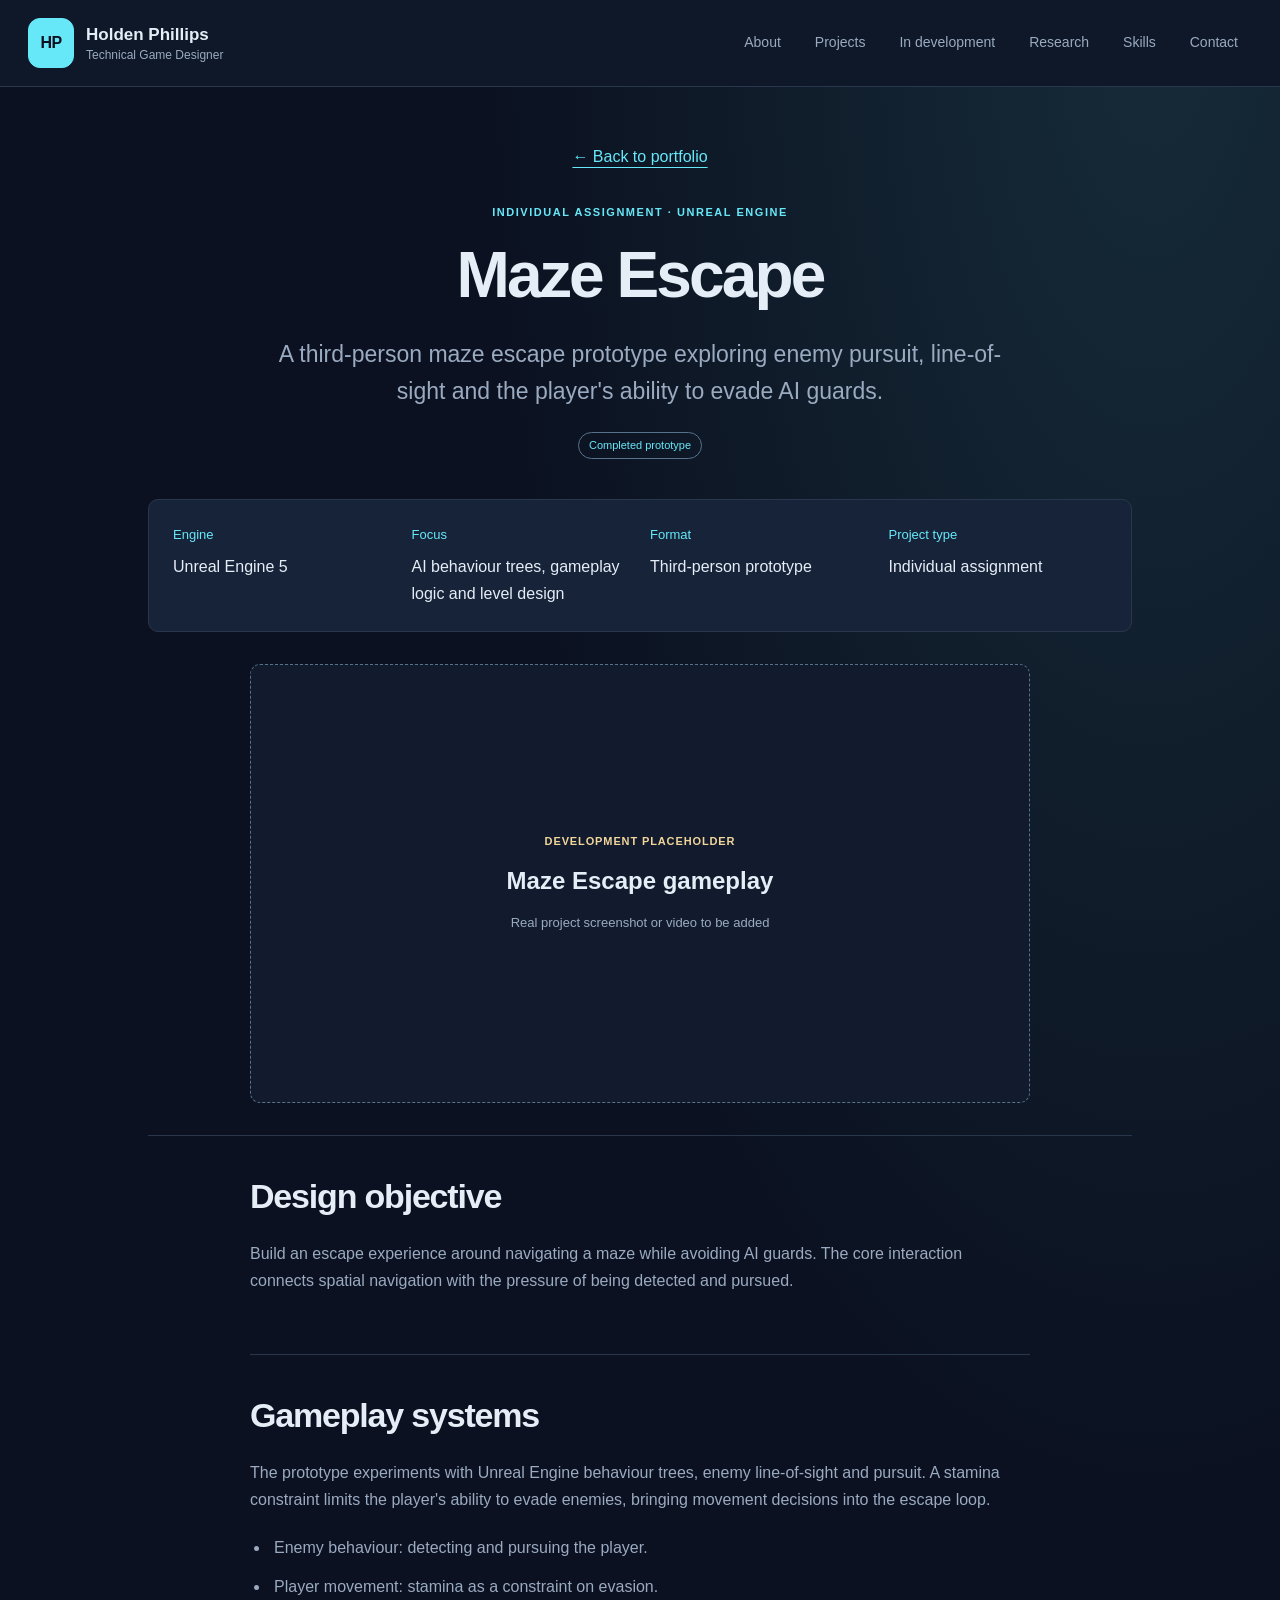
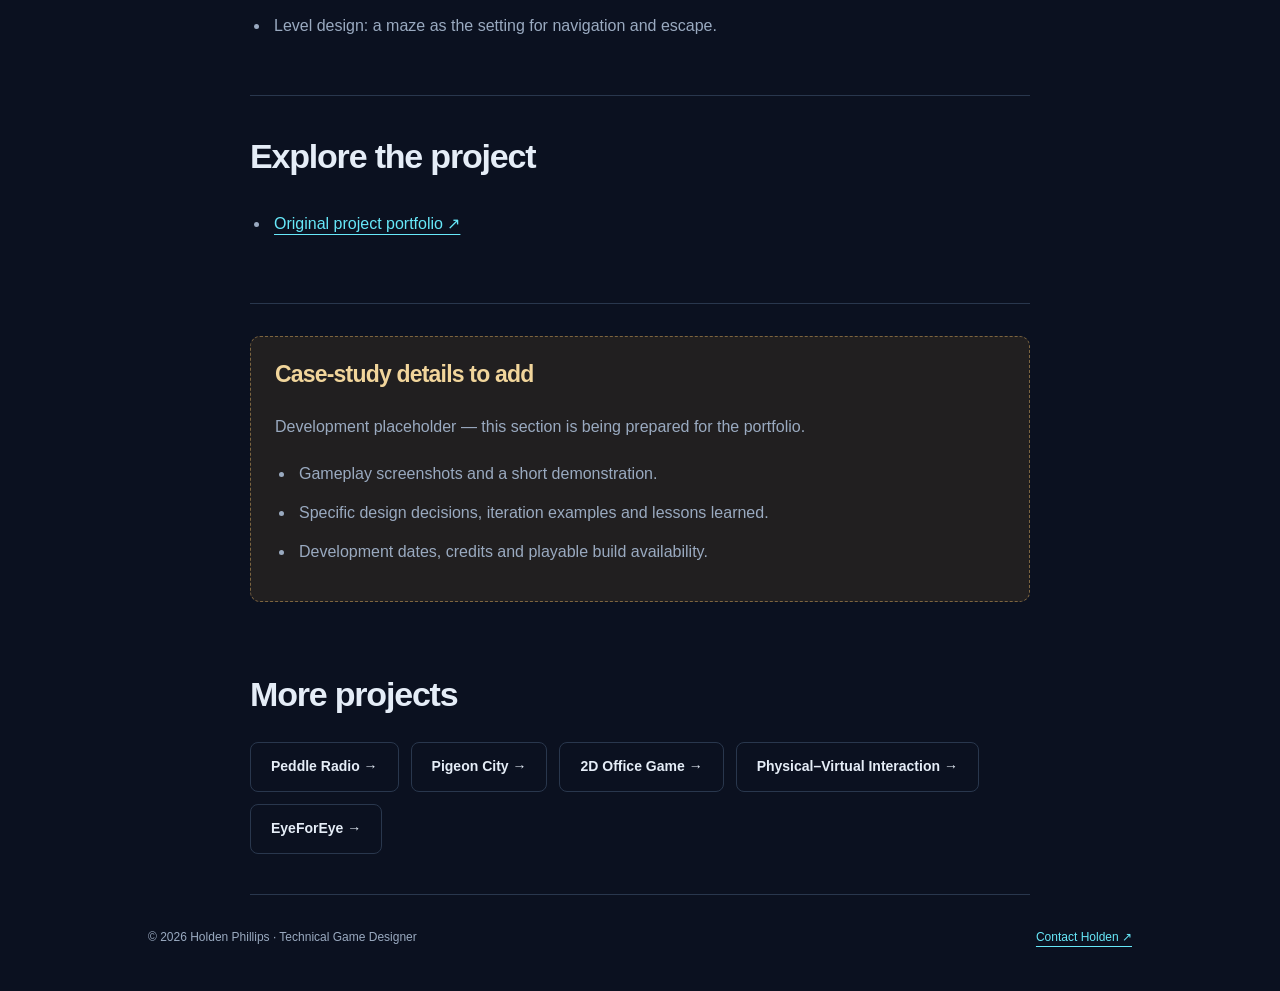
<file: projects/maze-escape.html>
<!DOCTYPE html>
<html lang="en-AU">
  <head>
    <meta charset="utf-8">
    <meta name="viewport" content="width=device-width, initial-scale=1">
    <meta name="theme-color" content="#0b1120">
    <title>Maze Escape | Holden Phillips</title>
    <meta name="description" content="A third-person maze escape prototype exploring enemy pursuit, line-of-sight and the player&#39;s ability to evade AI guards.">
    <meta property="og:type" content="website">
    <meta property="og:title" content="Maze Escape | Holden Phillips">
    <meta property="og:description" content="A third-person maze escape prototype exploring enemy pursuit, line-of-sight and the player&#39;s ability to evade AI guards.">
    <link rel="stylesheet" href="../css/style.css?v=8faeb279fc">
    <script src="../js/navigation.js?v=7c62272fcc" defer></script>
  </head>
  <body>
    <a class="skip-link" href="#main-content">Skip to content</a>
    <header class="site-header">
      <nav aria-label="Main navigation">
        <a class="brand" href="../index.html#home" aria-label="Holden Phillips, home">
          <span class="brand-mark" aria-hidden="true">HP</span>
          <span class="brand-copy">
            <span>Holden Phillips</span>
            <small>Technical Game Designer</small>
          </span>
        </a>
        <button
          class="menu-toggle"
          type="button"
          aria-expanded="false"
          aria-controls="navigation-links"
          hidden
        >
          Menu <span aria-hidden="true">+</span>
        </button>
        <div class="links" id="navigation-links">
          <a href="../index.html#about">About</a>
          <a href="../index.html#completed">Projects</a>
          <a href="../index.html#development">In development</a>
          <a href="../index.html#research">Research</a>
          <a href="../index.html#skills">Skills</a>
          <a href="../index.html#contact">Contact</a>
        </div>
      </nav>
    </header>
    <main id="main-content" class="case-study" tabindex="-1">
      <section class="hero">
        <a class="back-link" href="../index.html#completed">← Back to portfolio</a>
        <div class="eyebrow">Individual assignment · Unreal Engine</div>
        <h1>Maze Escape</h1>
        <p class="lead">A third-person maze escape prototype exploring enemy pursuit, line-of-sight and the player&#39;s ability to evade AI guards.</p>
        <span class="tag">Completed prototype</span>
        <dl class="project-facts">
          <div>
            <dt>Engine</dt>
            <dd>Unreal Engine 5</dd>
          </div>
          <div>
            <dt>Focus</dt>
            <dd>AI behaviour trees, gameplay logic and level design</dd>
          </div>
          <div>
            <dt>Format</dt>
            <dd>Third-person prototype</dd>
          </div>
          <div>
            <dt>Project type</dt>
            <dd>Individual assignment</dd>
          </div>
        </dl>
        <div class="media-placeholder case-placeholder" role="img"
          aria-label="Development placeholder: Maze Escape gameplay image pending">
          <span>Development placeholder</span>
          <strong>Maze Escape gameplay</strong>
          <small>Real project screenshot or video to be added</small>
        </div>
      </section>

      <section class="case-section">
        <h2>Design objective</h2>
        <p>Build an escape experience around navigating a maze while avoiding AI guards. The core interaction connects spatial navigation with the pressure of being detected and pursued.</p>
      </section>

      <section class="case-section">
        <h2>Gameplay systems</h2>
        <p>The prototype experiments with Unreal Engine behaviour trees, enemy line-of-sight and pursuit. A stamina constraint limits the player&#39;s ability to evade enemies, bringing movement decisions into the escape loop.</p>
        <ul>
          <li>Enemy behaviour: detecting and pursuing the player.</li>
          <li>Player movement: stamina as a constraint on evasion.</li>
          <li>Level design: a maze as the setting for navigation and escape.</li>
        </ul>
      </section>

      <section class="case-section">
        <h2>Explore the project</h2>
        <ul class="resource-links">
          <li><a href="https://sites.google.com/view/practice-resume1/home" target="_blank" rel="noopener noreferrer">Original project portfolio ↗</a></li>
        </ul>
      </section>
      <aside class="draft-notice">
        <h2>Case-study details to add</h2>
        <p>Development placeholder — this section is being prepared for the portfolio.</p>
        <ul>
          <li>Gameplay screenshots and a short demonstration.</li>
          <li>Specific design decisions, iteration examples and lessons learned.</li>
          <li>Development dates, credits and playable build availability.</li>
        </ul>
      </aside>

      <section class="case-section related-projects">
        <h2>More projects</h2>
        <div class="actions">
          <a class="btn secondary" href="peddle-radio.html">Peddle Radio →</a>
          <a class="btn secondary" href="pigeon-city.html">Pigeon City →</a>
          <a class="btn secondary" href="office-game.html">2D Office Game →</a>
          <a class="btn secondary" href="honours-research.html">Physical–Virtual Interaction →</a>
          <a class="btn secondary" href="eye-for-eye.html">EyeForEye →</a>
        </div>
      </section>
      <footer class="footer">
        <span>© 2026 Holden Phillips · Technical Game Designer</span>
        <a href="mailto:holdenjp1@outlook.com">Contact Holden ↗</a>
      </footer>
    </main>
  </body>
</html>
</file>
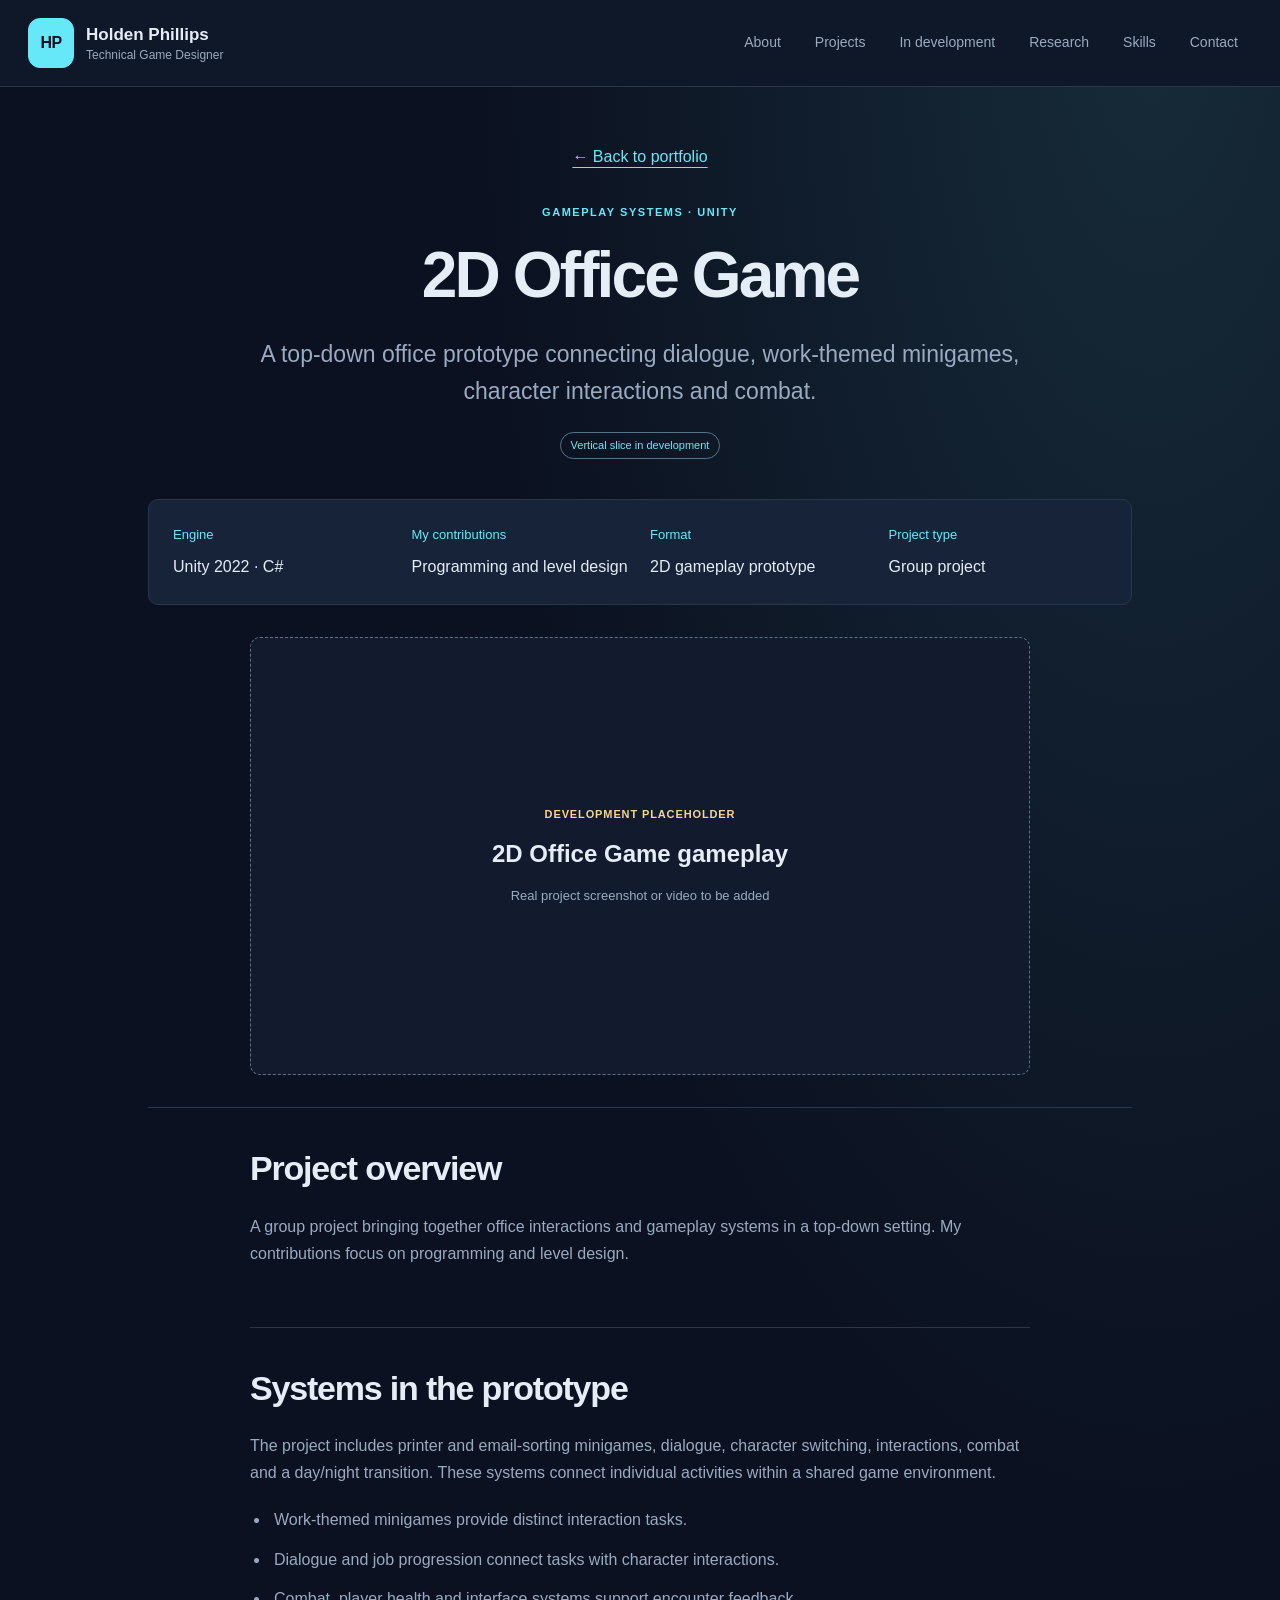
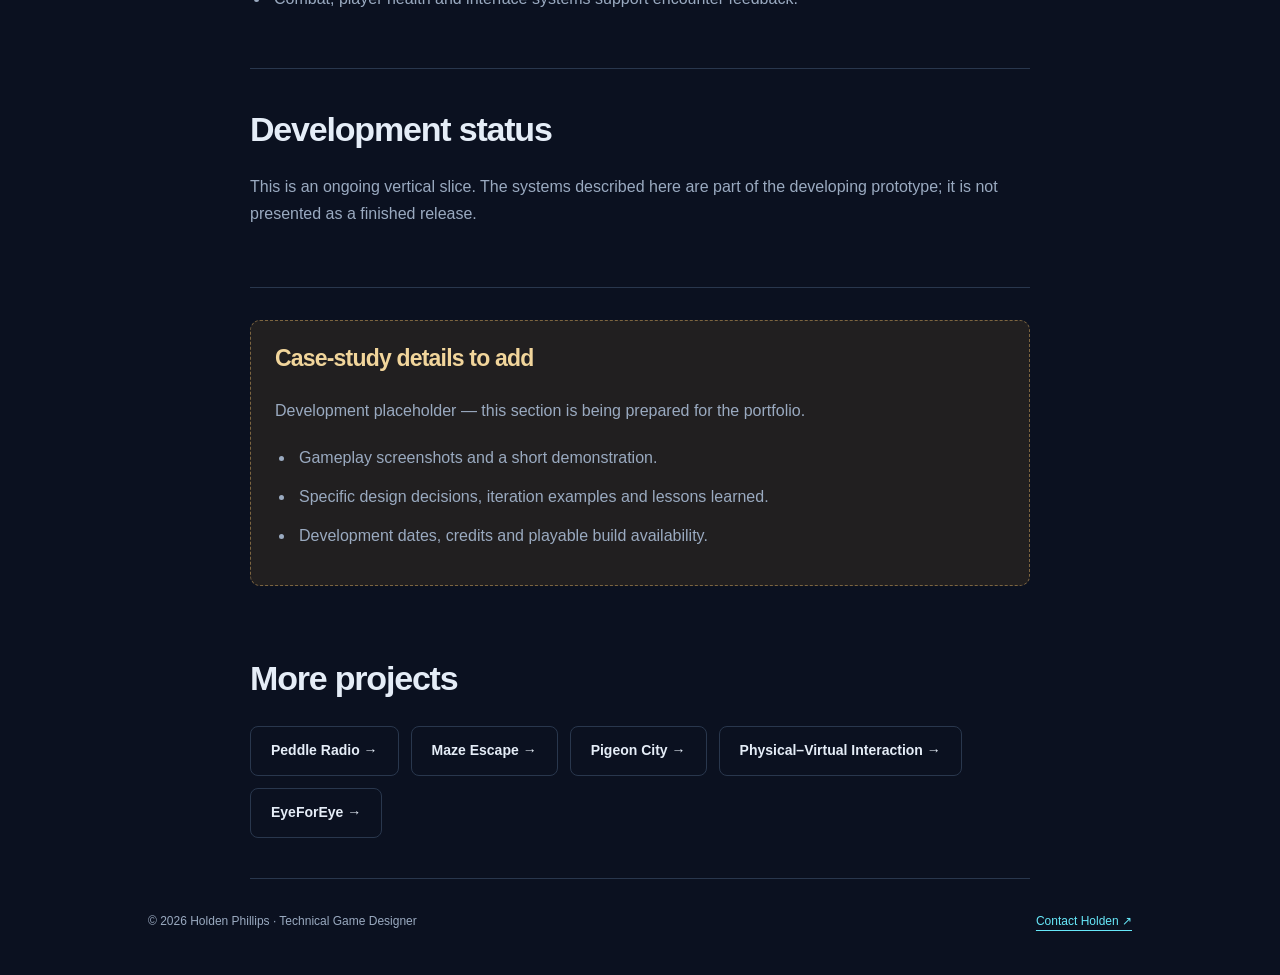
<file: projects/office-game.html>
<!DOCTYPE html>
<html lang="en-AU">
  <head>
    <meta charset="utf-8">
    <meta name="viewport" content="width=device-width, initial-scale=1">
    <meta name="theme-color" content="#0b1120">
    <title>2D Office Game | Holden Phillips</title>
    <meta name="description" content="A top-down office prototype connecting dialogue, work-themed minigames, character interactions and combat.">
    <meta property="og:type" content="website">
    <meta property="og:title" content="2D Office Game | Holden Phillips">
    <meta property="og:description" content="A top-down office prototype connecting dialogue, work-themed minigames, character interactions and combat.">
    <link rel="stylesheet" href="../css/style.css?v=8faeb279fc">
    <script src="../js/navigation.js?v=7c62272fcc" defer></script>
  </head>
  <body>
    <a class="skip-link" href="#main-content">Skip to content</a>
    <header class="site-header">
      <nav aria-label="Main navigation">
        <a class="brand" href="../index.html#home" aria-label="Holden Phillips, home">
          <span class="brand-mark" aria-hidden="true">HP</span>
          <span class="brand-copy">
            <span>Holden Phillips</span>
            <small>Technical Game Designer</small>
          </span>
        </a>
        <button
          class="menu-toggle"
          type="button"
          aria-expanded="false"
          aria-controls="navigation-links"
          hidden
        >
          Menu <span aria-hidden="true">+</span>
        </button>
        <div class="links" id="navigation-links">
          <a href="../index.html#about">About</a>
          <a href="../index.html#completed">Projects</a>
          <a href="../index.html#development">In development</a>
          <a href="../index.html#research">Research</a>
          <a href="../index.html#skills">Skills</a>
          <a href="../index.html#contact">Contact</a>
        </div>
      </nav>
    </header>
    <main id="main-content" class="case-study" tabindex="-1">
      <section class="hero">
        <a class="back-link" href="../index.html#completed">← Back to portfolio</a>
        <div class="eyebrow">Gameplay systems · Unity</div>
        <h1>2D Office Game</h1>
        <p class="lead">A top-down office prototype connecting dialogue, work-themed minigames, character interactions and combat.</p>
        <span class="tag">Vertical slice in development</span>
        <dl class="project-facts">
          <div>
            <dt>Engine</dt>
            <dd>Unity 2022 · C#</dd>
          </div>
          <div>
            <dt>My contributions</dt>
            <dd>Programming and level design</dd>
          </div>
          <div>
            <dt>Format</dt>
            <dd>2D gameplay prototype</dd>
          </div>
          <div>
            <dt>Project type</dt>
            <dd>Group project</dd>
          </div>
        </dl>
        <div class="media-placeholder case-placeholder" role="img"
          aria-label="Development placeholder: 2D Office Game gameplay image pending">
          <span>Development placeholder</span>
          <strong>2D Office Game gameplay</strong>
          <small>Real project screenshot or video to be added</small>
        </div>
      </section>

      <section class="case-section">
        <h2>Project overview</h2>
        <p>A group project bringing together office interactions and gameplay systems in a top-down setting. My contributions focus on programming and level design.</p>
      </section>

      <section class="case-section">
        <h2>Systems in the prototype</h2>
        <p>The project includes printer and email-sorting minigames, dialogue, character switching, interactions, combat and a day/night transition. These systems connect individual activities within a shared game environment.</p>
        <ul>
          <li>Work-themed minigames provide distinct interaction tasks.</li>
          <li>Dialogue and job progression connect tasks with character interactions.</li>
          <li>Combat, player health and interface systems support encounter feedback.</li>
        </ul>
      </section>

      <section class="case-section">
        <h2>Development status</h2>
        <p>This is an ongoing vertical slice. The systems described here are part of the developing prototype; it is not presented as a finished release.</p>
      </section>

      <aside class="draft-notice">
        <h2>Case-study details to add</h2>
        <p>Development placeholder — this section is being prepared for the portfolio.</p>
        <ul>
          <li>Gameplay screenshots and a short demonstration.</li>
          <li>Specific design decisions, iteration examples and lessons learned.</li>
          <li>Development dates, credits and playable build availability.</li>
        </ul>
      </aside>

      <section class="case-section related-projects">
        <h2>More projects</h2>
        <div class="actions">
          <a class="btn secondary" href="peddle-radio.html">Peddle Radio →</a>
          <a class="btn secondary" href="maze-escape.html">Maze Escape →</a>
          <a class="btn secondary" href="pigeon-city.html">Pigeon City →</a>
          <a class="btn secondary" href="honours-research.html">Physical–Virtual Interaction →</a>
          <a class="btn secondary" href="eye-for-eye.html">EyeForEye →</a>
        </div>
      </section>
      <footer class="footer">
        <span>© 2026 Holden Phillips · Technical Game Designer</span>
        <a href="mailto:holdenjp1@outlook.com">Contact Holden ↗</a>
      </footer>
    </main>
  </body>
</html>
</file>
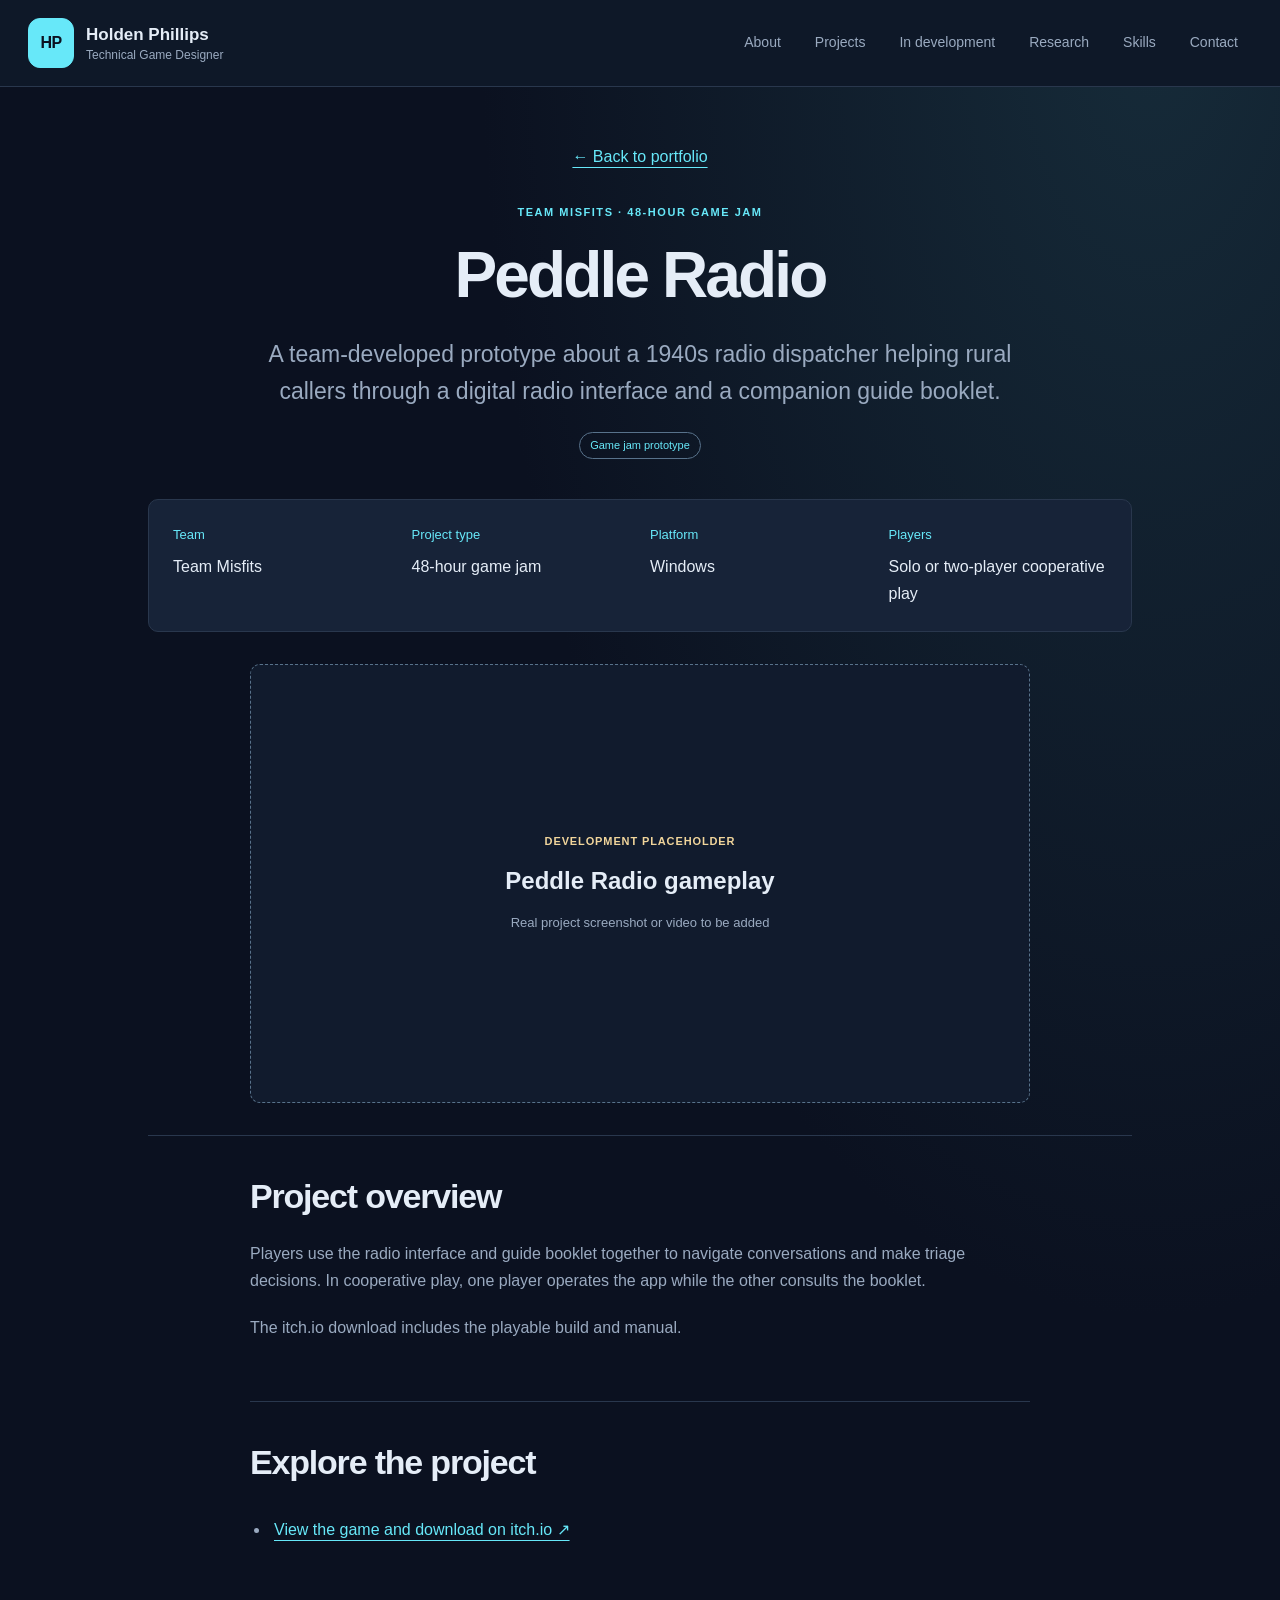
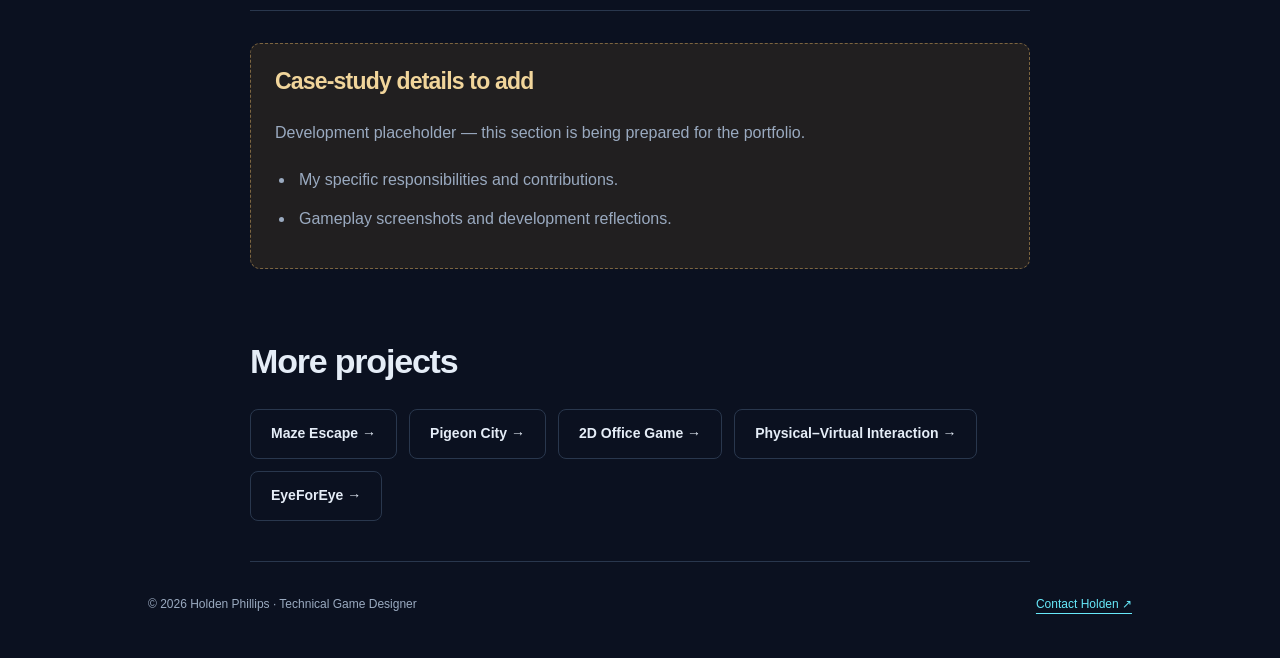
<file: projects/peddle-radio.html>
<!DOCTYPE html>
<html lang="en-AU">
  <head>
    <meta charset="utf-8">
    <meta name="viewport" content="width=device-width, initial-scale=1">
    <meta name="theme-color" content="#0b1120">
    <title>Peddle Radio | Holden Phillips</title>
    <meta name="description" content="A team-developed prototype about a 1940s radio dispatcher helping rural callers through a digital radio interface and a companion guide booklet.">
    <meta property="og:type" content="website">
    <meta property="og:title" content="Peddle Radio | Holden Phillips">
    <meta property="og:description" content="A team-developed prototype about a 1940s radio dispatcher helping rural callers through a digital radio interface and a companion guide booklet.">
    <link rel="stylesheet" href="../css/style.css?v=8faeb279fc">
    <script src="../js/navigation.js?v=7c62272fcc" defer></script>
  </head>
  <body>
    <a class="skip-link" href="#main-content">Skip to content</a>
    <header class="site-header">
      <nav aria-label="Main navigation">
        <a class="brand" href="../index.html#home" aria-label="Holden Phillips, home">
          <span class="brand-mark" aria-hidden="true">HP</span>
          <span class="brand-copy">
            <span>Holden Phillips</span>
            <small>Technical Game Designer</small>
          </span>
        </a>
        <button
          class="menu-toggle"
          type="button"
          aria-expanded="false"
          aria-controls="navigation-links"
          hidden
        >
          Menu <span aria-hidden="true">+</span>
        </button>
        <div class="links" id="navigation-links">
          <a href="../index.html#about">About</a>
          <a href="../index.html#completed">Projects</a>
          <a href="../index.html#development">In development</a>
          <a href="../index.html#research">Research</a>
          <a href="../index.html#skills">Skills</a>
          <a href="../index.html#contact">Contact</a>
        </div>
      </nav>
    </header>
    <main id="main-content" class="case-study" tabindex="-1">
      <section class="hero">
        <a class="back-link" href="../index.html#completed">← Back to portfolio</a>
        <div class="eyebrow">Team Misfits · 48-hour game jam</div>
        <h1>Peddle Radio</h1>
        <p class="lead">A team-developed prototype about a 1940s radio dispatcher helping rural callers through a digital radio interface and a companion guide booklet.</p>
        <span class="tag">Game jam prototype</span>
        <dl class="project-facts">
          <div>
            <dt>Team</dt>
            <dd>Team Misfits</dd>
          </div>
          <div>
            <dt>Project type</dt>
            <dd>48-hour game jam</dd>
          </div>
          <div>
            <dt>Platform</dt>
            <dd>Windows</dd>
          </div>
          <div>
            <dt>Players</dt>
            <dd>Solo or two-player cooperative play</dd>
          </div>
        </dl>
        <div class="media-placeholder case-placeholder" role="img"
          aria-label="Development placeholder: Peddle Radio gameplay image pending">
          <span>Development placeholder</span>
          <strong>Peddle Radio gameplay</strong>
          <small>Real project screenshot or video to be added</small>
        </div>
      </section>

      <section class="case-section">
        <h2>Project overview</h2>
        <p>Players use the radio interface and guide booklet together to navigate conversations and make triage decisions. In cooperative play, one player operates the app while the other consults the booklet.</p>
        <p>The itch.io download includes the playable build and manual.</p>
      </section>

      <section class="case-section">
        <h2>Explore the project</h2>
        <ul class="resource-links">
          <li><a href="https://ghostrider20053.itch.io/pedel-radio" target="_blank" rel="noopener noreferrer">View the game and download on itch.io ↗</a></li>
        </ul>
      </section>
      <aside class="draft-notice">
        <h2>Case-study details to add</h2>
        <p>Development placeholder — this section is being prepared for the portfolio.</p>
        <ul>
          <li>My specific responsibilities and contributions.</li>
          <li>Gameplay screenshots and development reflections.</li>
        </ul>
      </aside>

      <section class="case-section related-projects">
        <h2>More projects</h2>
        <div class="actions">
          <a class="btn secondary" href="maze-escape.html">Maze Escape →</a>
          <a class="btn secondary" href="pigeon-city.html">Pigeon City →</a>
          <a class="btn secondary" href="office-game.html">2D Office Game →</a>
          <a class="btn secondary" href="honours-research.html">Physical–Virtual Interaction →</a>
          <a class="btn secondary" href="eye-for-eye.html">EyeForEye →</a>
        </div>
      </section>
      <footer class="footer">
        <span>© 2026 Holden Phillips · Technical Game Designer</span>
        <a href="mailto:holdenjp1@outlook.com">Contact Holden ↗</a>
      </footer>
    </main>
  </body>
</html>
</file>
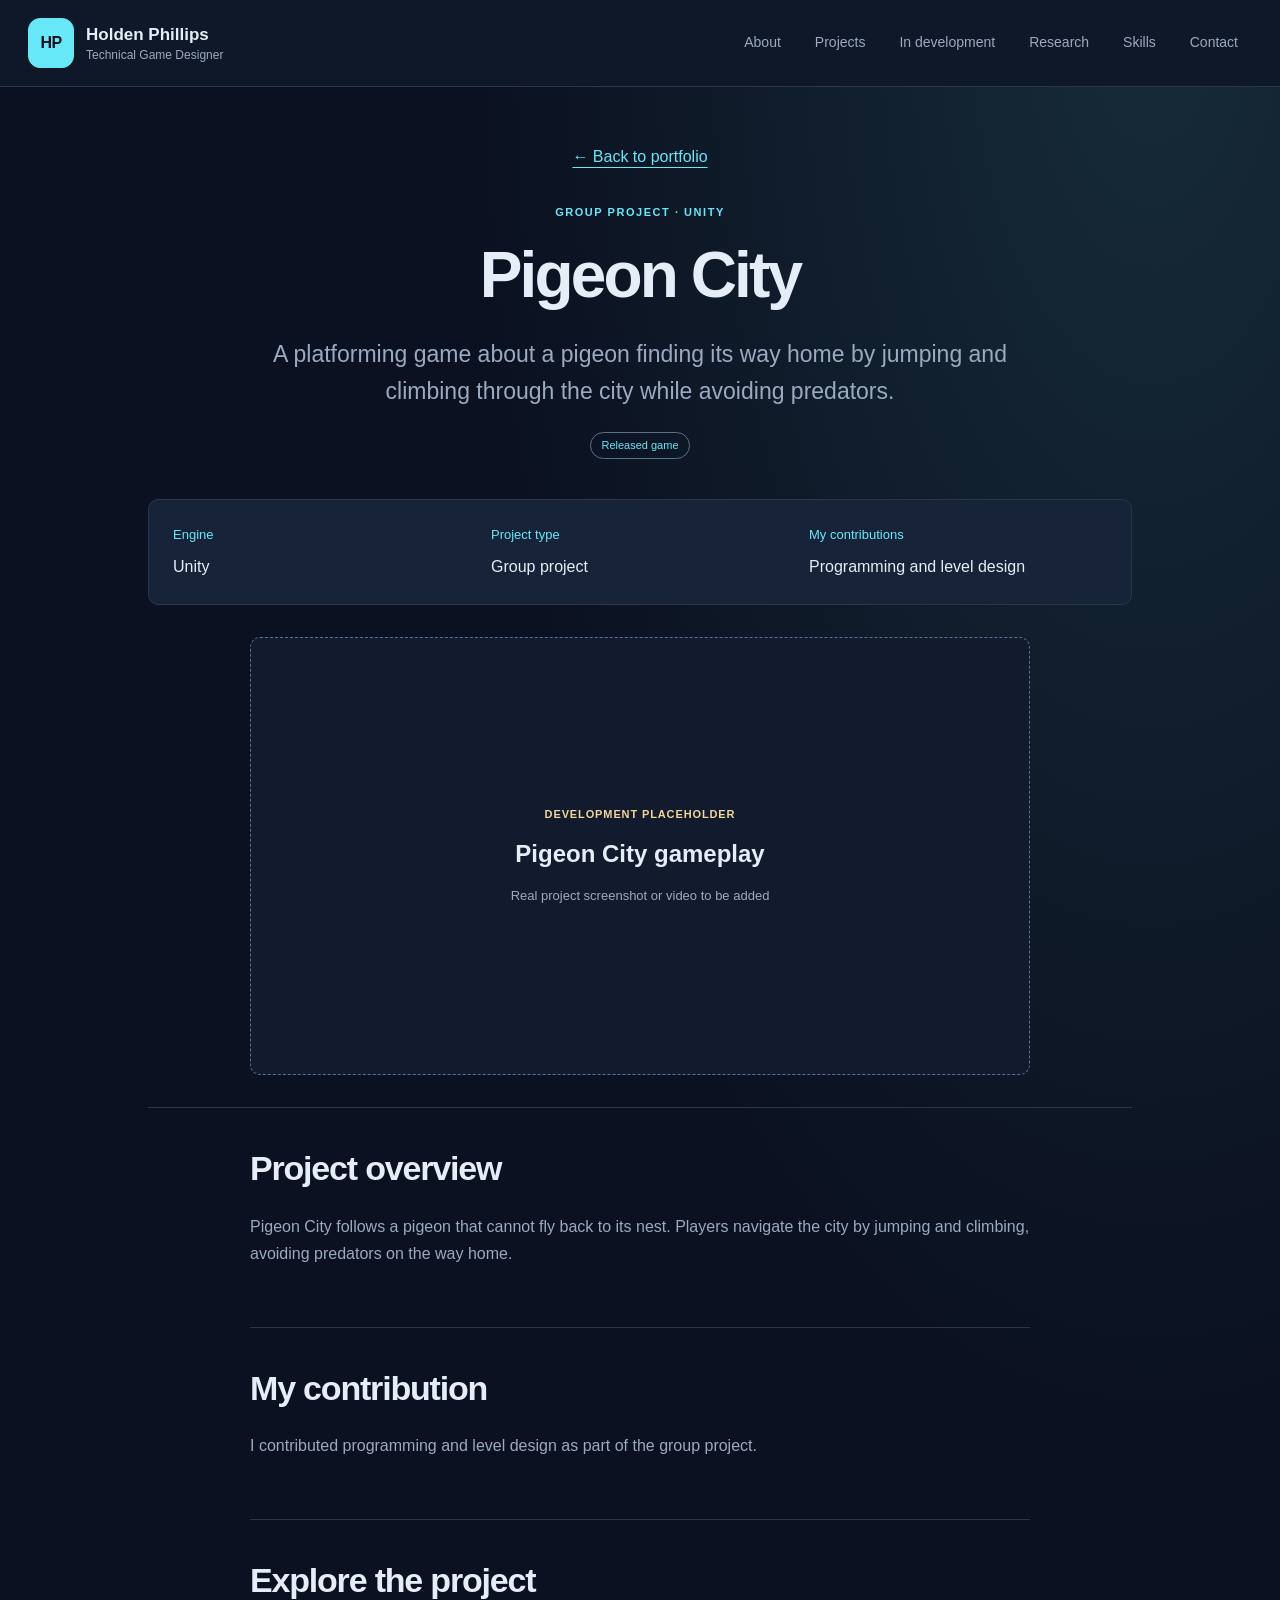
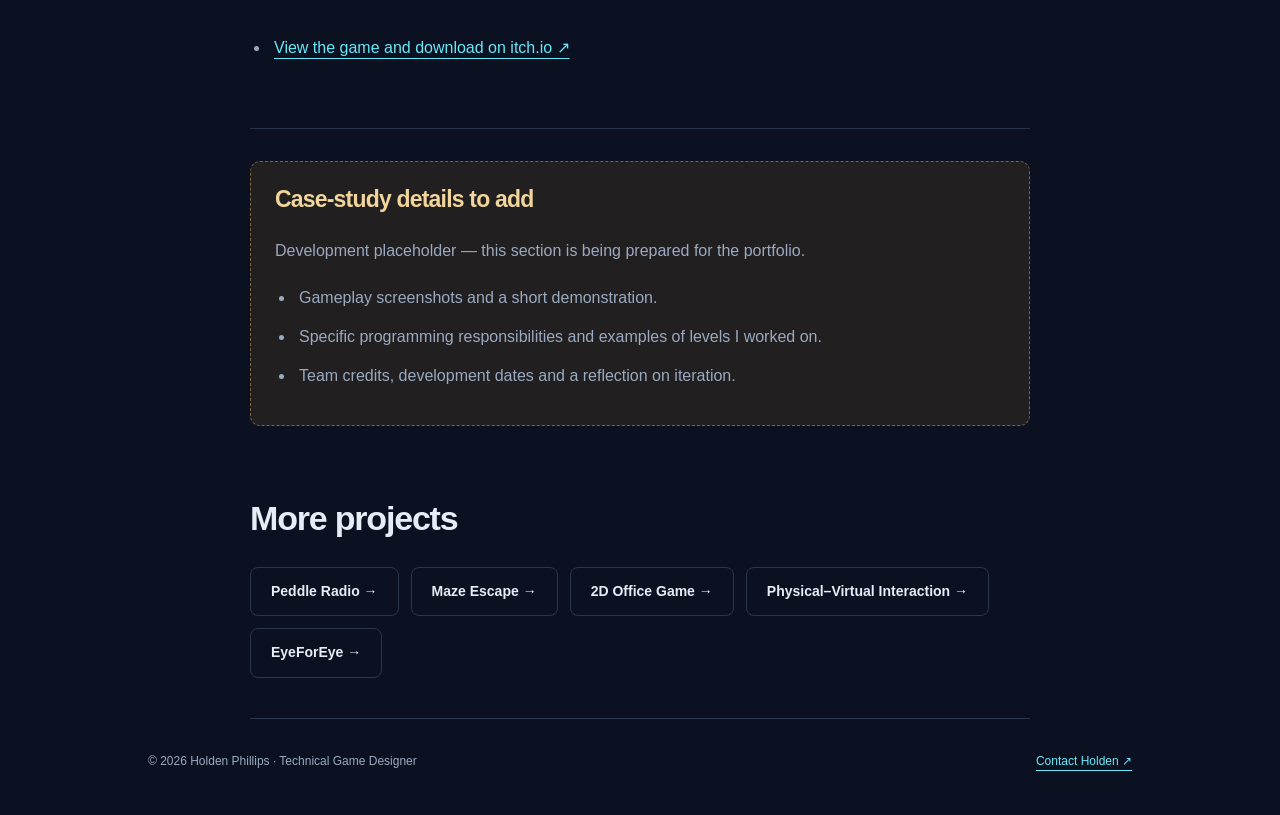
<file: projects/pigeon-city.html>
<!DOCTYPE html>
<html lang="en-AU">
  <head>
    <meta charset="utf-8">
    <meta name="viewport" content="width=device-width, initial-scale=1">
    <meta name="theme-color" content="#0b1120">
    <title>Pigeon City | Holden Phillips</title>
    <meta name="description" content="A platforming game about a pigeon finding its way home by jumping and climbing through the city while avoiding predators.">
    <meta property="og:type" content="website">
    <meta property="og:title" content="Pigeon City | Holden Phillips">
    <meta property="og:description" content="A platforming game about a pigeon finding its way home by jumping and climbing through the city while avoiding predators.">
    <link rel="stylesheet" href="../css/style.css?v=8faeb279fc">
    <script src="../js/navigation.js?v=7c62272fcc" defer></script>
  </head>
  <body>
    <a class="skip-link" href="#main-content">Skip to content</a>
    <header class="site-header">
      <nav aria-label="Main navigation">
        <a class="brand" href="../index.html#home" aria-label="Holden Phillips, home">
          <span class="brand-mark" aria-hidden="true">HP</span>
          <span class="brand-copy">
            <span>Holden Phillips</span>
            <small>Technical Game Designer</small>
          </span>
        </a>
        <button
          class="menu-toggle"
          type="button"
          aria-expanded="false"
          aria-controls="navigation-links"
          hidden
        >
          Menu <span aria-hidden="true">+</span>
        </button>
        <div class="links" id="navigation-links">
          <a href="../index.html#about">About</a>
          <a href="../index.html#completed">Projects</a>
          <a href="../index.html#development">In development</a>
          <a href="../index.html#research">Research</a>
          <a href="../index.html#skills">Skills</a>
          <a href="../index.html#contact">Contact</a>
        </div>
      </nav>
    </header>
    <main id="main-content" class="case-study" tabindex="-1">
      <section class="hero">
        <a class="back-link" href="../index.html#completed">← Back to portfolio</a>
        <div class="eyebrow">Group project · Unity</div>
        <h1>Pigeon City</h1>
        <p class="lead">A platforming game about a pigeon finding its way home by jumping and climbing through the city while avoiding predators.</p>
        <span class="tag">Released game</span>
        <dl class="project-facts">
          <div>
            <dt>Engine</dt>
            <dd>Unity</dd>
          </div>
          <div>
            <dt>Project type</dt>
            <dd>Group project</dd>
          </div>
          <div>
            <dt>My contributions</dt>
            <dd>Programming and level design</dd>
          </div>
        </dl>
        <div class="media-placeholder case-placeholder" role="img"
          aria-label="Development placeholder: Pigeon City gameplay image pending">
          <span>Development placeholder</span>
          <strong>Pigeon City gameplay</strong>
          <small>Real project screenshot or video to be added</small>
        </div>
      </section>

      <section class="case-section">
        <h2>Project overview</h2>
        <p>Pigeon City follows a pigeon that cannot fly back to its nest. Players navigate the city by jumping and climbing, avoiding predators on the way home.</p>
      </section>

      <section class="case-section">
        <h2>My contribution</h2>
        <p>I contributed programming and level design as part of the group project.</p>
      </section>

      <section class="case-section">
        <h2>Explore the project</h2>
        <ul class="resource-links">
          <li><a href="https://krystallos-aurora.itch.io/pigeon-city" target="_blank" rel="noopener noreferrer">View the game and download on itch.io ↗</a></li>
        </ul>
      </section>
      <aside class="draft-notice">
        <h2>Case-study details to add</h2>
        <p>Development placeholder — this section is being prepared for the portfolio.</p>
        <ul>
          <li>Gameplay screenshots and a short demonstration.</li>
          <li>Specific programming responsibilities and examples of levels I worked on.</li>
          <li>Team credits, development dates and a reflection on iteration.</li>
        </ul>
      </aside>

      <section class="case-section related-projects">
        <h2>More projects</h2>
        <div class="actions">
          <a class="btn secondary" href="peddle-radio.html">Peddle Radio →</a>
          <a class="btn secondary" href="maze-escape.html">Maze Escape →</a>
          <a class="btn secondary" href="office-game.html">2D Office Game →</a>
          <a class="btn secondary" href="honours-research.html">Physical–Virtual Interaction →</a>
          <a class="btn secondary" href="eye-for-eye.html">EyeForEye →</a>
        </div>
      </section>
      <footer class="footer">
        <span>© 2026 Holden Phillips · Technical Game Designer</span>
        <a href="mailto:holdenjp1@outlook.com">Contact Holden ↗</a>
      </footer>
    </main>
  </body>
</html>
</file>
<file: css/style.css>
/* Foundation */
:root {
  color-scheme: dark;
  --bg: #0b1120;
  --panel: #172338;
  --line: #29374d;
  --text: #e5edf7;
  --muted: #9aaac0;
  --accent: #67e8f9;
  --warm: #f1d59b;
  --content-width: 1160px;
}

* {
  box-sizing: border-box;
}

html {
  scroll-behavior: smooth;
  scroll-padding-top: 96px;
}

body {
  margin: 0;
  background: radial-gradient(ellipse at 90% 0%, #162b39 0, transparent 42rem), var(--bg);
  color: var(--text);
  font: 16px/1.7 "Segoe UI", Arial, sans-serif;
  -webkit-text-size-adjust: 100%;
}

button,
a {
  -webkit-tap-highlight-color: transparent;
}

a {
  color: var(--accent);
  text-underline-offset: 5px;
  text-decoration-thickness: 1px;
}

a:hover {
  color: #ffffff;
}

a:focus-visible,
button:focus-visible {
  outline: 3px solid var(--accent);
  outline-offset: 5px;
}

button {
  font: inherit;
}

.skip-link {
  position: fixed;
  top: 10px;
  left: 16px;
  z-index: 20;
  padding: 12px 18px;
  background: var(--accent);
  color: var(--bg);
  transform: translateY(-160%);
}

.skip-link:focus {
  transform: translateY(0);
}

/* Navigation */
.site-header {
  position: sticky;
  top: 0;
  z-index: 10;
  background: #0e1828;
  border-bottom: 1px solid var(--line);
  backdrop-filter: blur(16px);
  max-height: 80dvh;
  overflow-y: auto;
}

nav {
  max-width: 1440px;
  margin: auto;
  padding: 18px 28px;
  display: flex;
  align-items: center;
  justify-content: space-between;
  gap: 24px;
}

nav a {
  text-decoration: none;
}

.brand {
  display: inline-flex;
  align-items: center;
  gap: 12px;
  color: var(--text);
  font-size: 17px;
  font-weight: 650;
  white-space: nowrap;
  min-height: 44px;
}

.brand-mark {
  display: grid;
  place-items: center;
  width: 46px;
  height: 50px;
  border: 1px solid var(--accent);
  border-radius: 12px;
  background: var(--accent);
  color: var(--bg);
  font-size: 16px;
  letter-spacing: -0.04em;
}

.links {
  display: flex;
  align-items: center;
  gap: 6px;
}

.links a {
  display: inline-flex;
  align-items: center;
  min-height: 48px;
  padding: 10px 14px;
  border-radius: 6px;
  color: var(--muted);
  font-size: 14px;
}

.links a:hover,
.links a[aria-current="location"] {
  color: var(--accent);
  background: #1b3040;
}

.links a[aria-current="location"] {
  box-shadow: inset 0 -3px var(--accent);
}

.menu-toggle {
  display: none;
}

/* Page structure and typography */
main {
  max-width: var(--content-width);
  margin: auto;
  padding: 0 28px;
}

section {
  padding: 64px 0;
  border-bottom: 1px solid var(--line);
}

.eyebrow {
  margin-bottom: 14px;
  color: var(--accent);
  font-size: 11px;
  font-weight: 650;
  text-transform: uppercase;
  letter-spacing: 0.14em;
}

h1,
h2,
h3,
p {
  overflow-wrap: break-word;
}

h1,
h2,
h3 {
  font-weight: 650;
  text-wrap: balance;
}

h1 {
  margin: 20px 0 28px;
  font-size: clamp(46px, 6.5vw, 76px);
  line-height: 1.04;
  letter-spacing: -0.045em;
}

h1 span {
  color: var(--accent);
}

h2 {
  max-width: 820px;
  margin: 0 auto 24px;
  font-size: clamp(28px, 3.5vw, 42px);
  line-height: 1.18;
  letter-spacing: -0.035em;
}

h3 {
  margin: 0 0 14px;
  font-size: 23px;
  line-height: 1.3;
  letter-spacing: -0.025em;
}

p {
  margin: 0 0 20px;
  color: var(--muted);
}

p strong {
  color: var(--text);
  font-weight: 600;
}

.small,
.meta {
  font-size: 13px;
}

.section-intro {
  max-width: 650px;
}

/* Centred headings and balanced reading width, matching the research toolkit. */
section > .eyebrow,
section > h2,
section > .section-intro {
  text-align: center;
}

.section-intro {
  margin-right: auto;
  margin-left: auto;
}

.hero .actions {
  justify-content: center;
}

.brand-copy {
  display: grid;
  line-height: 1.4;
}

.brand-copy small {
  color: var(--muted);
  font-size: 12px;
  font-weight: 400;
}

#contact > p {
  margin-right: auto;
  margin-left: auto;
  text-align: center;
}

.contact-details {
  max-width: 650px;
  margin-right: auto;
  margin-left: auto;
}

/* Introduction */
.hero {
  padding: 48px 0 0;
  text-align: center;
}

.hero-location {
  margin-bottom: 28px;
  color: var(--muted);
  font-size: 13px;
}

.hero-location span {
  margin: 0 10px;
  color: var(--muted);
}

.lead {
  max-width: 760px;
  margin-right: auto;
  margin-left: auto;
  font-size: clamp(18px, 2.2vw, 23px);
  line-height: 1.6;
}

.actions {
  display: flex;
  flex-wrap: wrap;
  gap: 12px;
  margin-top: 28px;
}

.btn {
  display: inline-flex;
  justify-content: center;
  align-items: center;
  gap: 28px;
  min-height: 48px;
  padding: 12px 20px;
  border: 1px solid var(--accent);
  border-radius: 8px;
  background: var(--accent);
  color: var(--bg);
  text-decoration: none;
  font-size: 14px;
  font-weight: 650;
}

.btn:hover {
  background: #a5f3fc;
  color: var(--bg);
}

.btn.secondary {
  border-color: #29374d;
  background: transparent;
  color: var(--text);
}

.btn.secondary:hover {
  background: var(--panel);
  border-color: var(--accent);
}

.hero-summary {
  display: grid;
  grid-template-columns: repeat(3, minmax(0, 1fr));
  gap: 24px;
  margin-top: 40px;
  padding: 0 0 32px;
}

.hero-summary div {
  display: grid;
  gap: 8px;
  padding: 20px;
  border: 1px solid var(--line);
  border-radius: 10px;
  background: rgb(23 35 56 / 55%);
}

.hero-summary span {
  color: var(--muted);
  font-size: 11px;
  text-transform: uppercase;
  letter-spacing: 0.08em;
}

.hero-summary strong {
  font-size: 14px;
  font-weight: 500;
}

/* Project cards */
.grid {
  display: grid;
  grid-template-columns: repeat(2, minmax(0, 1fr));
  gap: 20px;
  margin-top: 32px;
}

.card {
  min-width: 0;
  display: flex;
  flex-direction: column;
  align-items: flex-start;
  padding: 32px;
  border: 1px solid var(--line);
  border-radius: 12px;
  background: linear-gradient(140deg, #1a2a40, #142035);
}

.card p {
  flex: 1;
  font-size: 15px;
}

.card > a {
  display: inline-flex;
  align-items: center;
  min-height: 44px;
  font-size: 14px;
  font-weight: 600;
}

.project-featured {
  grid-column: 1 / -1;
  padding: 38px;
  border-left: 3px solid var(--accent);
  background: var(--panel);
}

.project-featured h3 {
  font-size: clamp(25px, 3vw, 34px);
}

.project-featured p {
  max-width: 800px;
}

.tag {
  display: inline-block;
  max-width: 100%;
  margin-bottom: 20px;
  padding: 4px 10px;
  border: 1px solid #58728b;
  border-radius: 30px;
  color: var(--accent);
  font-size: 11px;
  line-height: 1.6;
}

.tag.progress {
  color: var(--warm);
  border-color: #7d6540;
  background: #322b20;
}

.meta {
  margin-bottom: 18px;
  color: var(--muted);
}

.stack {
  display: flex;
  flex-wrap: wrap;
  gap: 7px;
  margin: 0 0 16px;
}

.stack span {
  padding: 3px 8px;
  border-radius: 3px;
  background: #ffffff07;
  border: 1px solid var(--line);
  color: #9aaac0;
  font-size: 11px;
}

/* Profile, research and skills */
.cols {
  display: grid;
  grid-template-columns: 1fr 1fr;
  gap: 40px;
  margin-top: 32px;
}

.cols > div {
  min-width: 0;
}

.highlight {
  padding-left: 24px;
  border-left: 2px solid var(--accent);
}

#about .highlight {
  align-self: start;
  padding: 26px;
  border-radius: 0 12px 12px 0;
  background: var(--panel);
}

#about .highlight p:last-child {
  margin-bottom: 0;
}

#research p.highlight {
  color: var(--text);
  font-size: 19px;
}

ul {
  padding-left: 20px;
  color: var(--muted);
}

li {
  padding-left: 4px;
  margin-bottom: 12px;
}

#skills .grid {
  column-gap: 40px;
  row-gap: 0;
}

#skills .card {
  padding: 28px 0;
  border: 0;
  border-top: 1px solid var(--line);
  border-radius: 0;
  background: transparent;
}

#skills h3 {
  font-size: 19px;
}

#skills p {
  margin-bottom: 0;
}

.research-resource {
  max-width: 820px;
  margin: 32px auto 0;
  padding: clamp(20px, 4vw, 32px);
  border: 1px solid var(--line);
  border-radius: 12px;
  background: var(--panel);
  text-align: center;
}

.research-resource .btn {
  max-width: 100%;
}

/* Contact and footer */
#contact {
  margin: 32px 0 0;
  padding: 48px;
  border: 1px solid #58728b;
  border-radius: 8px;
  background: #172338;
}

#contact p {
  max-width: 650px;
}

.contact-details {
  display: grid;
  grid-template-columns: repeat(2, minmax(0, 1fr));
  gap: 24px;
  margin: 28px auto 0;
}

.contact-details > div {
  min-width: 0;
}

.contact-details dt {
  margin-bottom: 6px;
  color: var(--muted);
  font-size: 13px;
  font-weight: 600;
}

.contact-details dd {
  margin: 0;
  color: var(--text);
  overflow-wrap: anywhere;
}

.contact-details a {
  display: inline-flex;
  align-items: center;
  min-height: 44px;
  max-width: 100%;
}

.contact-details dd:not(:has(a)) {
  padding-top: 8px;
}

.footer {
  display: flex;
  justify-content: space-between;
  flex-wrap: wrap;
  gap: 16px;
  padding: 32px 0;
  color: var(--muted);
  font-size: 12px;
}

.footer a {
  display: inline-flex;
  align-items: center;
  min-height: 44px;
  margin-top: -12px;
}

/* Clearly labelled development media, never presented as gameplay evidence. */
.media-placeholder {
  display: flex;
  flex-direction: column;
  justify-content: center;
  align-items: center;
  gap: 10px;
  width: 100%;
  min-height: 200px;
  aspect-ratio: 16 / 9;
  margin: 6px 0 24px;
  padding: 24px;
  border: 1px dashed #58728b;
  border-radius: 10px;
  background: #111b2d;
  color: var(--muted);
  text-align: center;
}

.media-placeholder span {
  color: var(--warm);
  font-size: 11px;
  font-weight: 600;
  letter-spacing: 0.08em;
  text-transform: uppercase;
}

.media-placeholder strong {
  color: var(--text);
  font-size: clamp(18px, 2.2vw, 24px);
  overflow-wrap: anywhere;
}

.media-placeholder small {
  font-size: 13px;
}

.case-placeholder {
  max-width: 780px;
  margin: 0 auto 32px;
}

.draft-notice {
  max-width: 780px;
  margin: 32px auto;
  padding: 24px;
  border: 1px dashed #7d6540;
  border-radius: 10px;
  background: #211f20;
}

.draft-notice h2 {
  color: var(--warm);
  font-size: 23px;
}

.draft-notice ul {
  margin-bottom: 0;
}

/* Project presentation */
.professional-title {
  margin: 0 0 18px;
  color: var(--text);
  font-size: clamp(23px, 3vw, 34px);
  font-weight: 600;
}

.project-media {
  width: 100%;
  margin-bottom: 24px;
  border-radius: 8px;
  overflow: hidden;
  background: #000;
}

.project-media img,
.case-image img {
  display: block;
  width: 100%;
  height: auto;
}

.experiment-note {
  max-width: 820px;
  margin: 28px auto 0;
  padding: 28px;
  border-left: 3px solid var(--accent);
  border-radius: 0 10px 10px 0;
  background: var(--panel);
}

.experiment-note p {
  margin-bottom: 0;
}

.case-study {
  max-width: 1040px;
}

.case-study h1 {
  font-size: clamp(38px, 6vw, 64px);
}

.back-link {
  display: inline-flex;
  align-items: center;
  min-height: 44px;
  margin-bottom: 24px;
}

.project-facts {
  display: grid;
  grid-template-columns: repeat(auto-fit, minmax(min(100%, 200px), 1fr));
  gap: 20px;
  margin: 20px 0 32px;
  padding: 24px;
  border: 1px solid var(--line);
  border-radius: 10px;
  background: var(--panel);
  text-align: left;
}

.project-facts dt {
  margin-bottom: 6px;
  color: var(--accent);
  font-size: 13px;
}

.project-facts dd {
  margin: 0;
  color: var(--text);
  overflow-wrap: anywhere;
}

.case-image {
  margin: 0 0 32px;
}

.case-image figcaption {
  padding: 12px 0;
  color: var(--muted);
  font-size: 13px;
}

.case-section {
  max-width: 780px;
  margin-inline: auto;
  padding: 40px 0;
}

.case-section h2 {
  text-align: left;
  font-size: clamp(26px, 3vw, 34px);
}

.resource-links a {
  display: inline-block;
  padding: 10px 0;
}

@media (max-width: 700px) {
  .hero-summary {
    grid-template-columns: 1fr;
    gap: 12px;
  }

  .hero-summary strong {
    font-size: 14px;
  }
}

/* Mobile: compact navigation, readable single-column content and touch targets. */
@media (max-width: 1000px) {
  html {
    scroll-padding-top: 86px;
  }

  nav {
    padding: 12px 20px;
    flex-wrap: wrap;
    gap: 0;
  }

  .brand {
    margin-right: auto;
  }

  .navigation-ready .menu-toggle:not([hidden]) {
    display: inline-flex;
    justify-content: space-between;
    align-items: center;
    gap: 16px;
    min-height: 44px;
    padding: 8px 12px;
    border: 1px solid var(--line);
    border-radius: 4px;
    background: transparent;
    color: var(--text);
    font-size: 13px;
  }

  .menu-toggle[aria-expanded="true"] span {
    transform: rotate(45deg);
  }

  .links {
    width: 100%;
    display: grid;
    grid-template-columns: 1fr 1fr;
    gap: 0 20px;
    padding: 12px 0 4px;
  }

  .navigation-ready .links {
    display: none;
  }

  .navigation-ready .links.is-open {
    display: grid;
  }

  .links a {
    min-height: 48px;
    border-top: 1px solid var(--line);
    font-size: 14px;
  }

  main {
    padding: 0 20px;
  }

  section {
    padding: 52px 0;
  }

  .hero {
    padding: 32px 0 0;
  }

  .hero-location {
    margin-bottom: 32px;
    max-width: 100%;
    font-size: 12px;
  }

  .hero .eyebrow {
    max-width: 100%;
    font-size: 11px;
  }

  h1 {
    max-width: 100%;
    margin: 16px auto 24px;
    font-size: clamp(44px, 8vw, 64px);
  }

  .hero-summary {
    gap: 18px;
    margin-top: 36px;
    padding: 22px 0;
  }

  .hero-summary strong {
    font-size: 12px;
  }

  .hero-summary span {
    font-size: 11px;
    letter-spacing: 0.03em;
  }

  .grid,
  .cols,
  .contact-details {
    grid-template-columns: minmax(0, 1fr);
    gap: 18px;
    margin-top: 24px;
  }

  .cols {
    gap: 28px;
  }

  .card,
  .project-featured {
    padding: 24px;
  }

  #contact {
    margin-top: 24px;
    padding: 28px 24px;
  }

  .footer {
    flex-direction: column;
    gap: 6px;
    padding-bottom: max(24px, env(safe-area-inset-bottom));
  }

  .footer a {
    margin-top: 0;
  }
}

@media (max-width: 420px) {
  .brand {
    gap: 8px;
    font-size: 14px;
  }

  .brand-mark {
    width: 38px;
    height: 42px;
    font-size: 14px;
  }

  .brand-copy small {
    font-size: 10px;
  }

  .hero .actions {
    display: grid;
  }

  .hero-summary {
    grid-template-columns: 1fr;
    gap: 12px;
  }

  .hero-summary div {
    grid-template-columns: 112px minmax(0, 1fr);
    align-items: baseline;
    gap: 8px;
  }

}

@media (prefers-reduced-motion: reduce) {
  html {
    scroll-behavior: auto;
  }
}
</file>
